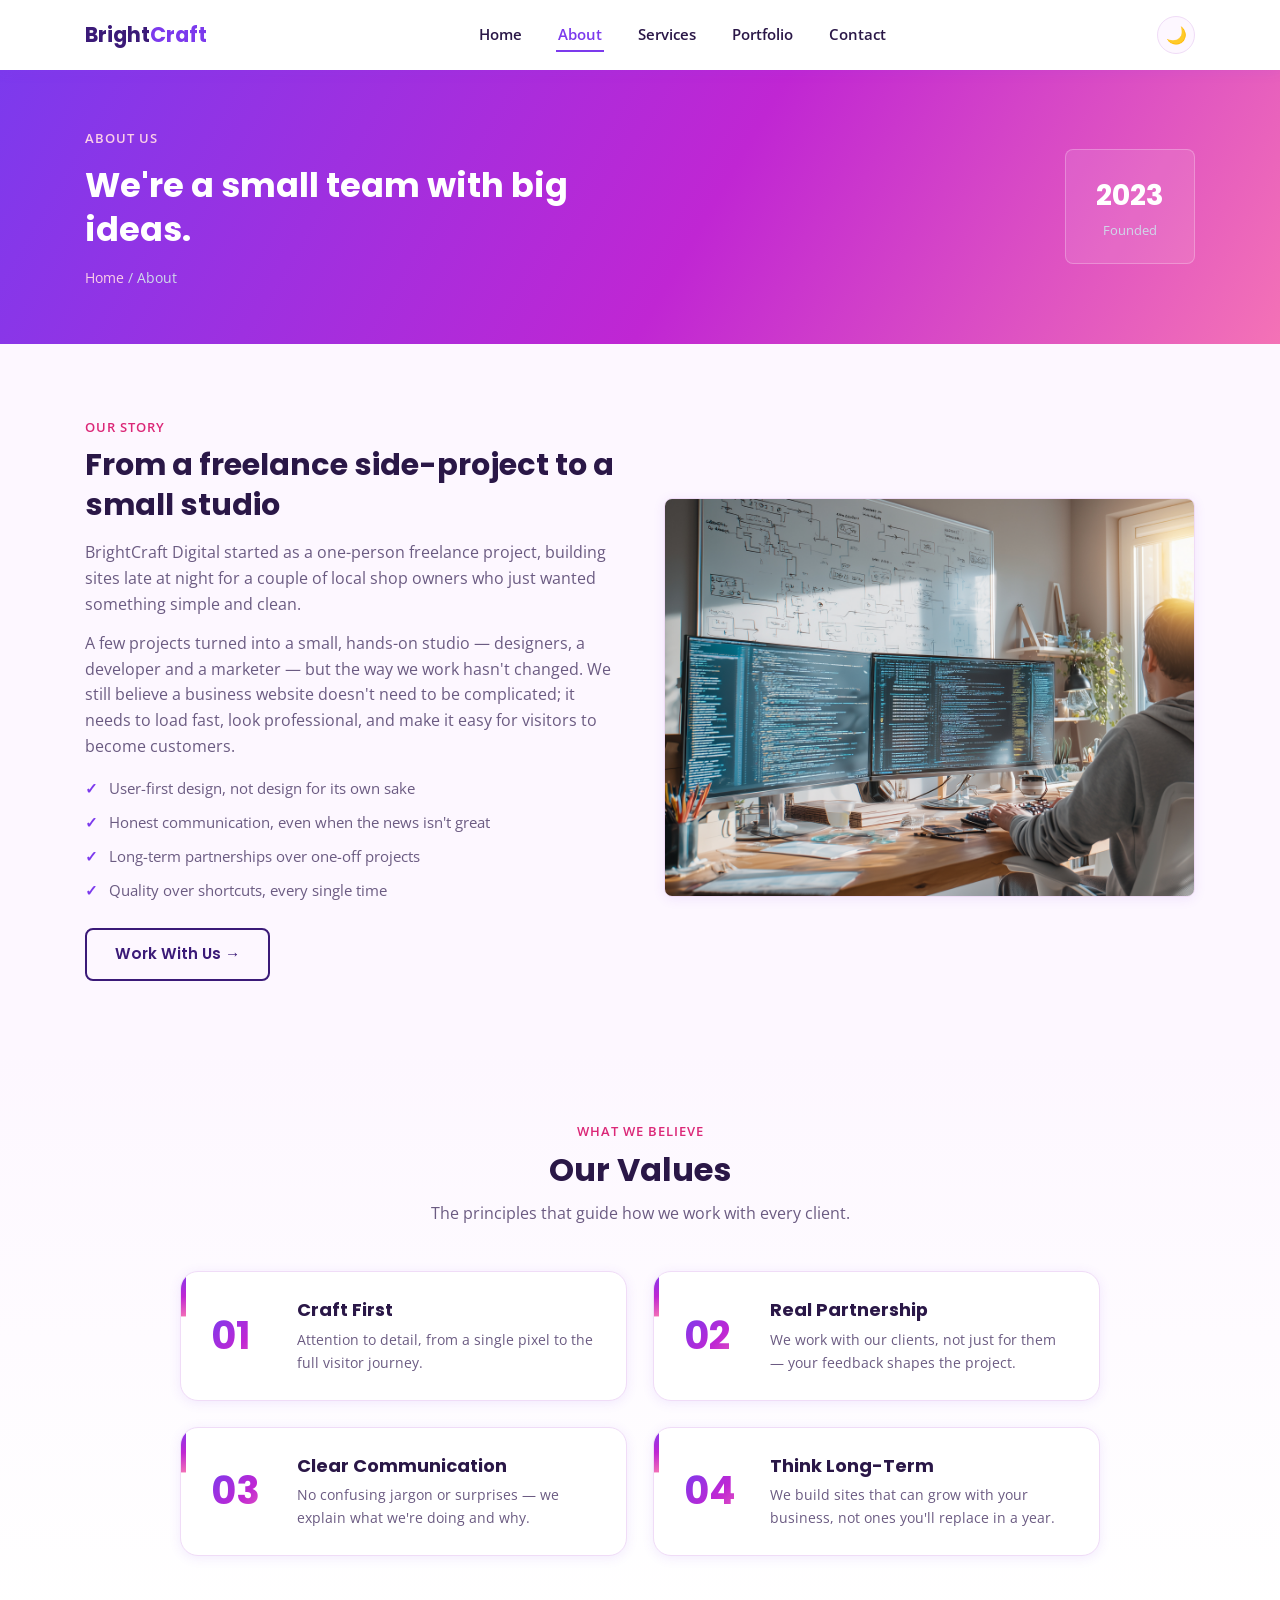
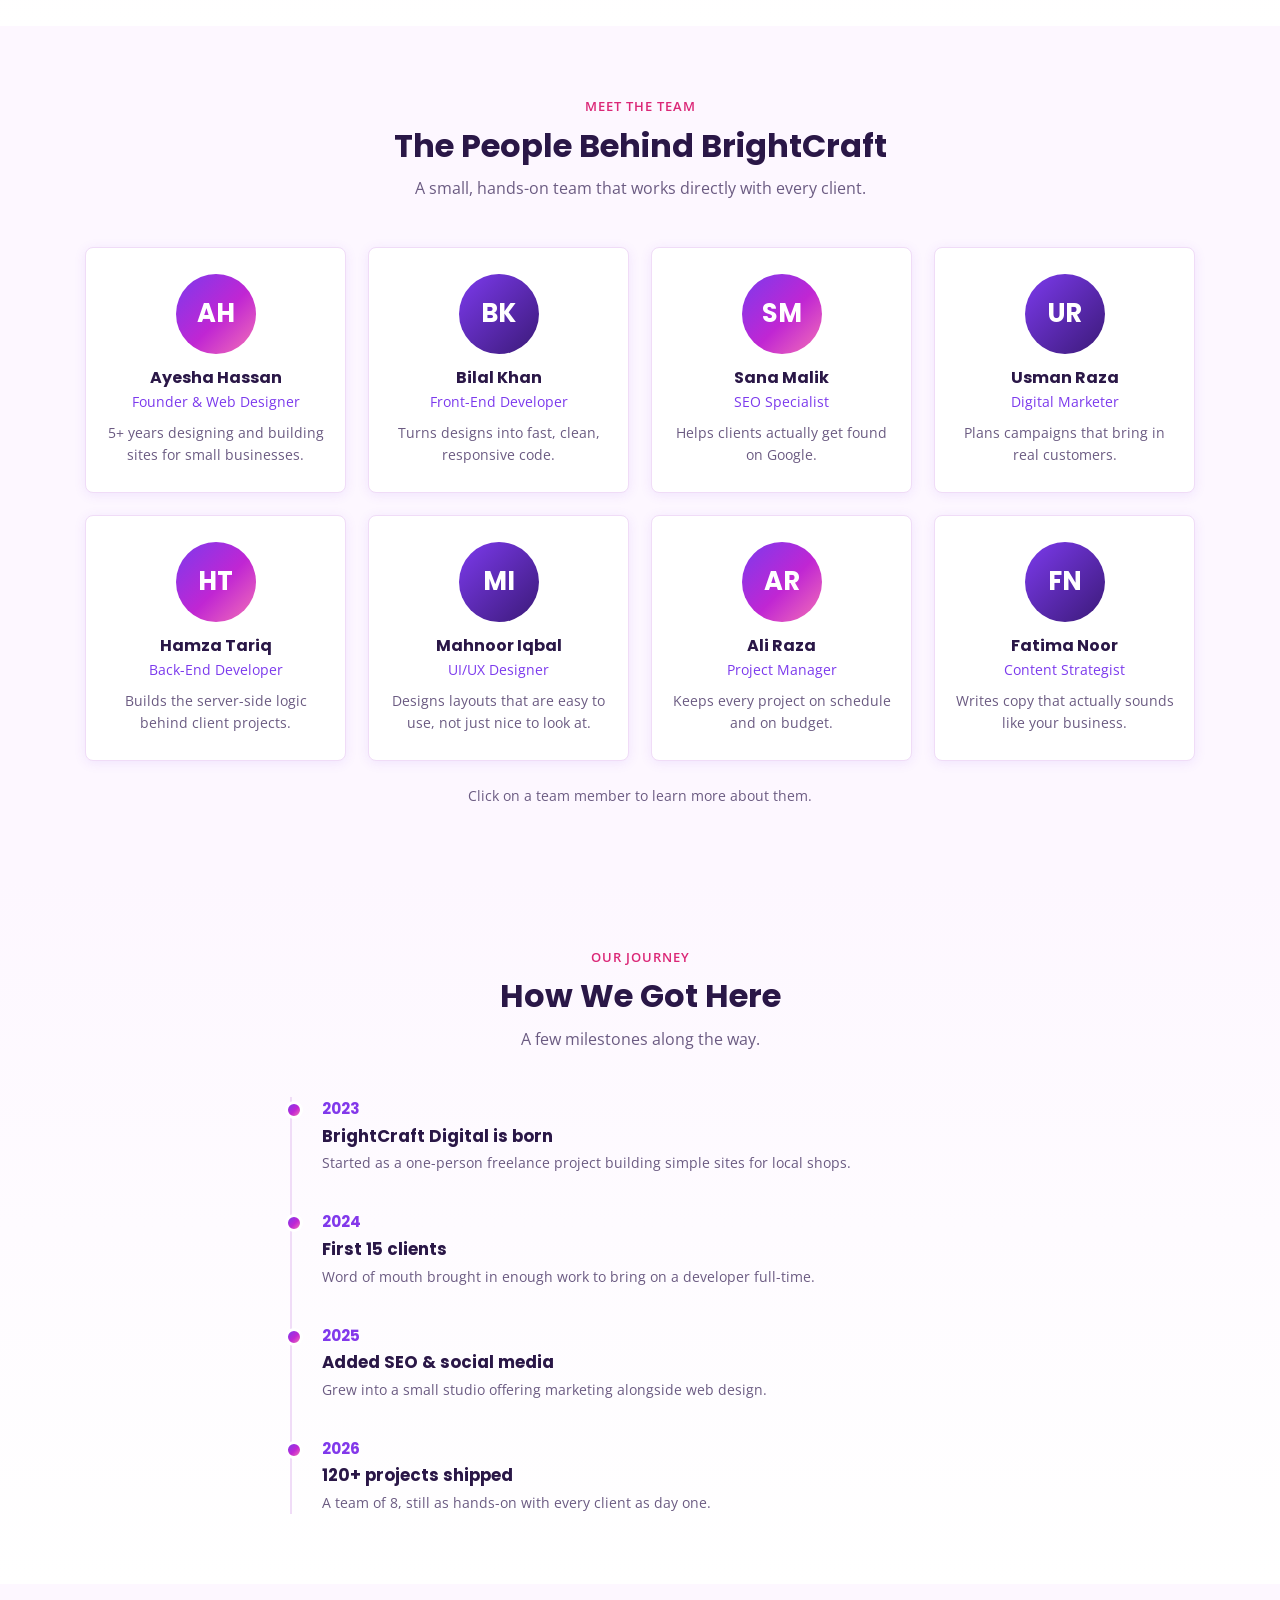
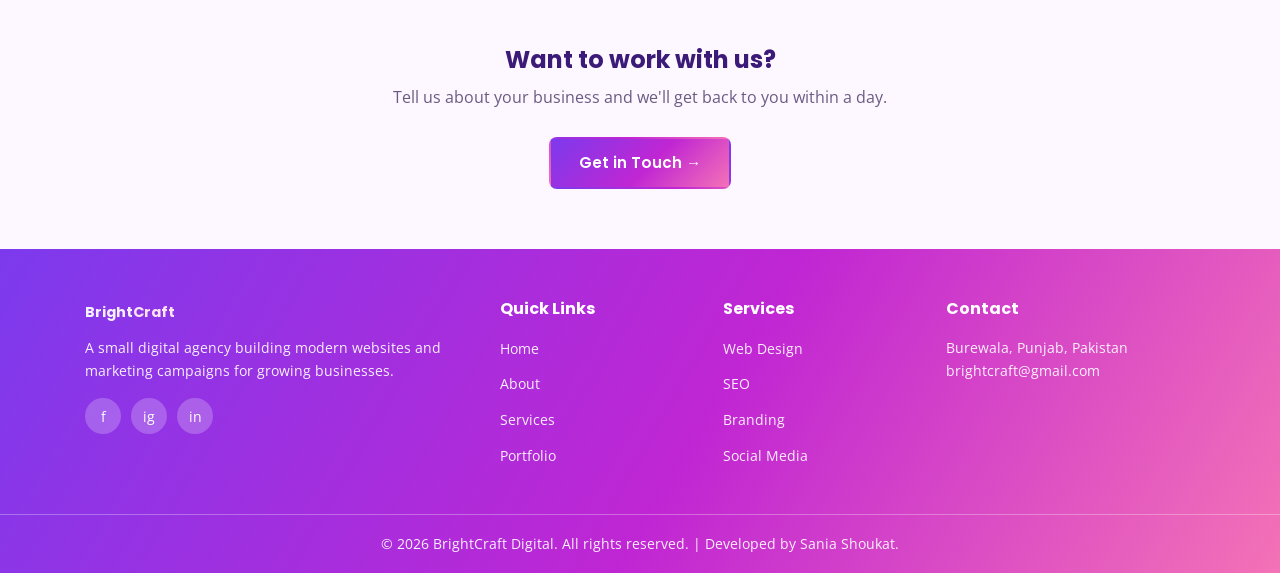
<file: about.html>
<!DOCTYPE html>
<html lang="en">
<head>
<meta charset="UTF-8">
<meta name="viewport" content="width=device-width, initial-scale=1.0">
<title>About Us | BrightCraft Digital</title>
<meta name="description" content="Learn about BrightCraft Digital, our mission, values and the team behind the agency.">
<link rel="stylesheet" href="css/style.css">
</head>
<body>

<header class="site-header">
  <nav class="navbar">
    <a href="index.html" class="logo">Bright<span>Craft</span></a>

    <ul class="nav-links" id="nav-links">
      <li><a href="index.html">Home</a></li>
      <li><a href="about.html" class="active">About</a></li>
      <li><a href="services.html">Services</a></li>
      <li><a href="portfolio.html">Portfolio</a></li>
      <li><a href="contact.html">Contact</a></li>
    </ul>

    <div class="nav-actions">
      <button class="theme-toggle" id="theme-toggle" title="Toggle dark mode" aria-label="Toggle dark mode">🌙</button>
      <button class="nav-toggle" id="nav-toggle" aria-label="Toggle menu" aria-expanded="false" aria-controls="nav-links">
        <span></span><span></span><span></span>
      </button>
    </div>
  </nav>
</header>

<!-- About Hero -->
<section class="page-header about-hero-header">
  <div class="container about-hero-grid">
    <div class="about-hero-text">
      <span class="tag" style="color:#FBCFE8;">About Us</span>
      <h1>We're a small team with big ideas.</h1>
      <p class="breadcrumb" style="margin-top:14px;"><a href="index.html">Home</a> / About</p>
    </div>
    <div class="about-hero-badge">
      <div class="badge-year">2023</div>
      <div class="badge-label">Founded</div>
    </div>
  </div>
</section>

<!-- Our Story -->
<section class="section">
  <div class="container about-grid">
    <div class="about-text">
      <span class="tag">Our Story</span>
      <h2>From a freelance side-project to a small studio</h2>
      <p>BrightCraft Digital started as a one-person freelance project, building sites late at night for a couple of local shop owners who just wanted something simple and clean.</p>
      <p>A few projects turned into a small, hands-on studio — designers, a developer and a marketer — but the way we work hasn't changed. We still believe a business website doesn't need to be complicated; it needs to load fast, look professional, and make it easy for visitors to become customers.</p>

      <ul class="bullet-list">
        <li>User-first design, not design for its own sake</li>
        <li>Honest communication, even when the news isn't great</li>
        <li>Long-term partnerships over one-off projects</li>
        <li>Quality over shortcuts, every single time</li>
      </ul>

      <a href="contact.html" class="btn btn-dark-outline">Work With Us →</a>
    </div>

    <div class="story-image">
      <img src="images/our-story.jpg" alt="Illustration of a BrightCraft team member working at a desk with a laptop" onerror="this.onerror=null;this.src='images/our-story.png';">
    </div>
  </div>
</section>

<!-- Our Values -->
<section class="section section-alt">
  <div class="container">
    <span class="tag" style="display:block; text-align:center;">What We Believe</span>
    <h2 class="section-title">Our Values</h2>
    <p class="section-subtitle">The principles that guide how we work with every client.</p>

    <div class="values-numbered">
      <div class="value-num-item">
        <div class="value-num">01</div>
        <div>
          <h3>Craft First</h3>
          <p>Attention to detail, from a single pixel to the full visitor journey.</p>
        </div>
      </div>
      <div class="value-num-item">
        <div class="value-num">02</div>
        <div>
          <h3>Real Partnership</h3>
          <p>We work with our clients, not just for them — your feedback shapes the project.</p>
        </div>
      </div>
      <div class="value-num-item">
        <div class="value-num">03</div>
        <div>
          <h3>Clear Communication</h3>
          <p>No confusing jargon or surprises — we explain what we're doing and why.</p>
        </div>
      </div>
      <div class="value-num-item">
        <div class="value-num">04</div>
        <div>
          <h3>Think Long-Term</h3>
          <p>We build sites that can grow with your business, not ones you'll replace in a year.</p>
        </div>
      </div>
    </div>
  </div>
</section>

<!-- Meet the Team -->
<section class="section">
  <div class="container">
    <span class="tag" style="display:block; text-align:center;">Meet The Team</span>
    <h2 class="section-title">The People Behind BrightCraft</h2>
    <p class="section-subtitle">A small, hands-on team that works directly with every client.</p>

    <div class="team-grid">
      <div class="team-card" data-member="ah">
        <div class="team-avatar tone-b">AH</div>
        <h4>Ayesha Hassan</h4>
        <div class="team-role">Founder &amp; Web Designer</div>
        <p class="team-bio">5+ years designing and building sites for small businesses.</p>
      </div>
      <div class="team-card" data-member="bk">
        <div class="team-avatar tone-a">BK</div>
        <h4>Bilal Khan</h4>
        <div class="team-role">Front-End Developer</div>
        <p class="team-bio">Turns designs into fast, clean, responsive code.</p>
      </div>
      <div class="team-card" data-member="sm">
        <div class="team-avatar tone-b">SM</div>
        <h4>Sana Malik</h4>
        <div class="team-role">SEO Specialist</div>
        <p class="team-bio">Helps clients actually get found on Google.</p>
      </div>
      <div class="team-card" data-member="ur">
        <div class="team-avatar tone-a">UR</div>
        <h4>Usman Raza</h4>
        <div class="team-role">Digital Marketer</div>
        <p class="team-bio">Plans campaigns that bring in real customers.</p>
      </div>
      <div class="team-card" data-member="ht">
        <div class="team-avatar tone-b">HT</div>
        <h4>Hamza Tariq</h4>
        <div class="team-role">Back-End Developer</div>
        <p class="team-bio">Builds the server-side logic behind client projects.</p>
      </div>
      <div class="team-card" data-member="mi">
        <div class="team-avatar tone-a">MI</div>
        <h4>Mahnoor Iqbal</h4>
        <div class="team-role">UI/UX Designer</div>
        <p class="team-bio">Designs layouts that are easy to use, not just nice to look at.</p>
      </div>
      <div class="team-card" data-member="ar">
        <div class="team-avatar tone-b">AR</div>
        <h4>Ali Raza</h4>
        <div class="team-role">Project Manager</div>
        <p class="team-bio">Keeps every project on schedule and on budget.</p>
      </div>
      <div class="team-card" data-member="fn">
        <div class="team-avatar tone-a">FN</div>
        <h4>Fatima Noor</h4>
        <div class="team-role">Content Strategist</div>
        <p class="team-bio">Writes copy that actually sounds like your business.</p>
      </div>
    </div>
    <p class="team-hint">Click on a team member to learn more about them.</p>
  </div>
</section>

<!-- Team Member Modal -->
<div class="modal-overlay" id="team-modal">
  <div class="modal-box">
    <button class="modal-close" id="team-modal-close" aria-label="Close">&times;</button>
    <div class="team-avatar modal-team-avatar" id="team-modal-avatar"></div>
    <h3 id="team-modal-name"></h3>
    <div class="team-role" id="team-modal-role"></div>
    <p id="team-modal-bio"></p>
    <h4 class="modal-subhead">Focus Areas</h4>
    <ul class="modal-features" id="team-modal-skills"></ul>
    <div class="team-modal-meta" id="team-modal-joined"></div>
  </div>
</div>

<!-- Our Journey -->
<section class="section section-alt">
  <div class="container">
    <span class="tag" style="display:block; text-align:center;">Our Journey</span>
    <h2 class="section-title">How We Got Here</h2>
    <p class="section-subtitle">A few milestones along the way.</p>

    <div class="timeline">
      <div class="timeline-item">
        <div class="timeline-year">2023</div>
        <div class="timeline-content">
          <h4>BrightCraft Digital is born</h4>
          <p>Started as a one-person freelance project building simple sites for local shops.</p>
        </div>
      </div>
      <div class="timeline-item">
        <div class="timeline-year">2024</div>
        <div class="timeline-content">
          <h4>First 15 clients</h4>
          <p>Word of mouth brought in enough work to bring on a developer full-time.</p>
        </div>
      </div>
      <div class="timeline-item">
        <div class="timeline-year">2025</div>
        <div class="timeline-content">
          <h4>Added SEO &amp; social media</h4>
          <p>Grew into a small studio offering marketing alongside web design.</p>
        </div>
      </div>
      <div class="timeline-item">
        <div class="timeline-year">2026</div>
        <div class="timeline-content">
          <h4>120+ projects shipped</h4>
          <p>A team of 8, still as hands-on with every client as day one.</p>
        </div>
      </div>
    </div>
  </div>
</section>

<section class="cta-banner">
  <div class="container">
    <h2>Want to work with us?</h2>
    <p>Tell us about your business and we'll get back to you within a day.</p>
    <a href="contact.html" class="btn btn-primary">Get in Touch →</a>
  </div>
</section>

<footer class="site-footer">
  <div class="container footer-grid">
    <div class="footer-col">
      <a href="index.html" class="footer-logo">Bright<span>Craft</span></a>
      <p>A small digital agency building modern websites and marketing campaigns for growing businesses.</p>
      <div class="footer-social">
        <a href="https://www.facebook.com/" target="_blank" rel="noopener noreferrer" aria-label="Facebook">f</a>
        <a href="https://www.instagram.com/" target="_blank" rel="noopener noreferrer" aria-label="Instagram">ig</a>
        <a href="https://www.linkedin.com/" target="_blank" rel="noopener noreferrer" aria-label="LinkedIn">in</a>
      </div>
    </div>

    <div class="footer-col">
      <h4>Quick Links</h4>
      <ul>
        <li><a href="index.html">Home</a></li>
        <li><a href="about.html">About</a></li>
        <li><a href="services.html">Services</a></li>
        <li><a href="portfolio.html">Portfolio</a></li>
      </ul>
    </div>

    <div class="footer-col">
      <h4>Services</h4>
      <ul>
        <li><a href="services.html">Web Design</a></li>
        <li><a href="services.html">SEO</a></li>
        <li><a href="services.html">Branding</a></li>
        <li><a href="services.html">Social Media</a></li>
      </ul>
    </div>

    <div class="footer-col">
      <h4>Contact</h4>
      <p>Burewala, Punjab, Pakistan</p>
      <p>brightcraft@gmail.com</p>
    </div>
  </div>

  <div class="footer-bottom">
    &copy; 2026 BrightCraft Digital. All rights reserved. | Developed by Sania Shoukat.
  </div>
</footer>

<button class="scroll-top-btn" id="scroll-top" aria-label="Scroll to top">&#8593;</button>

<script src="js/script.js"></script>
</body>
</html>
</file>
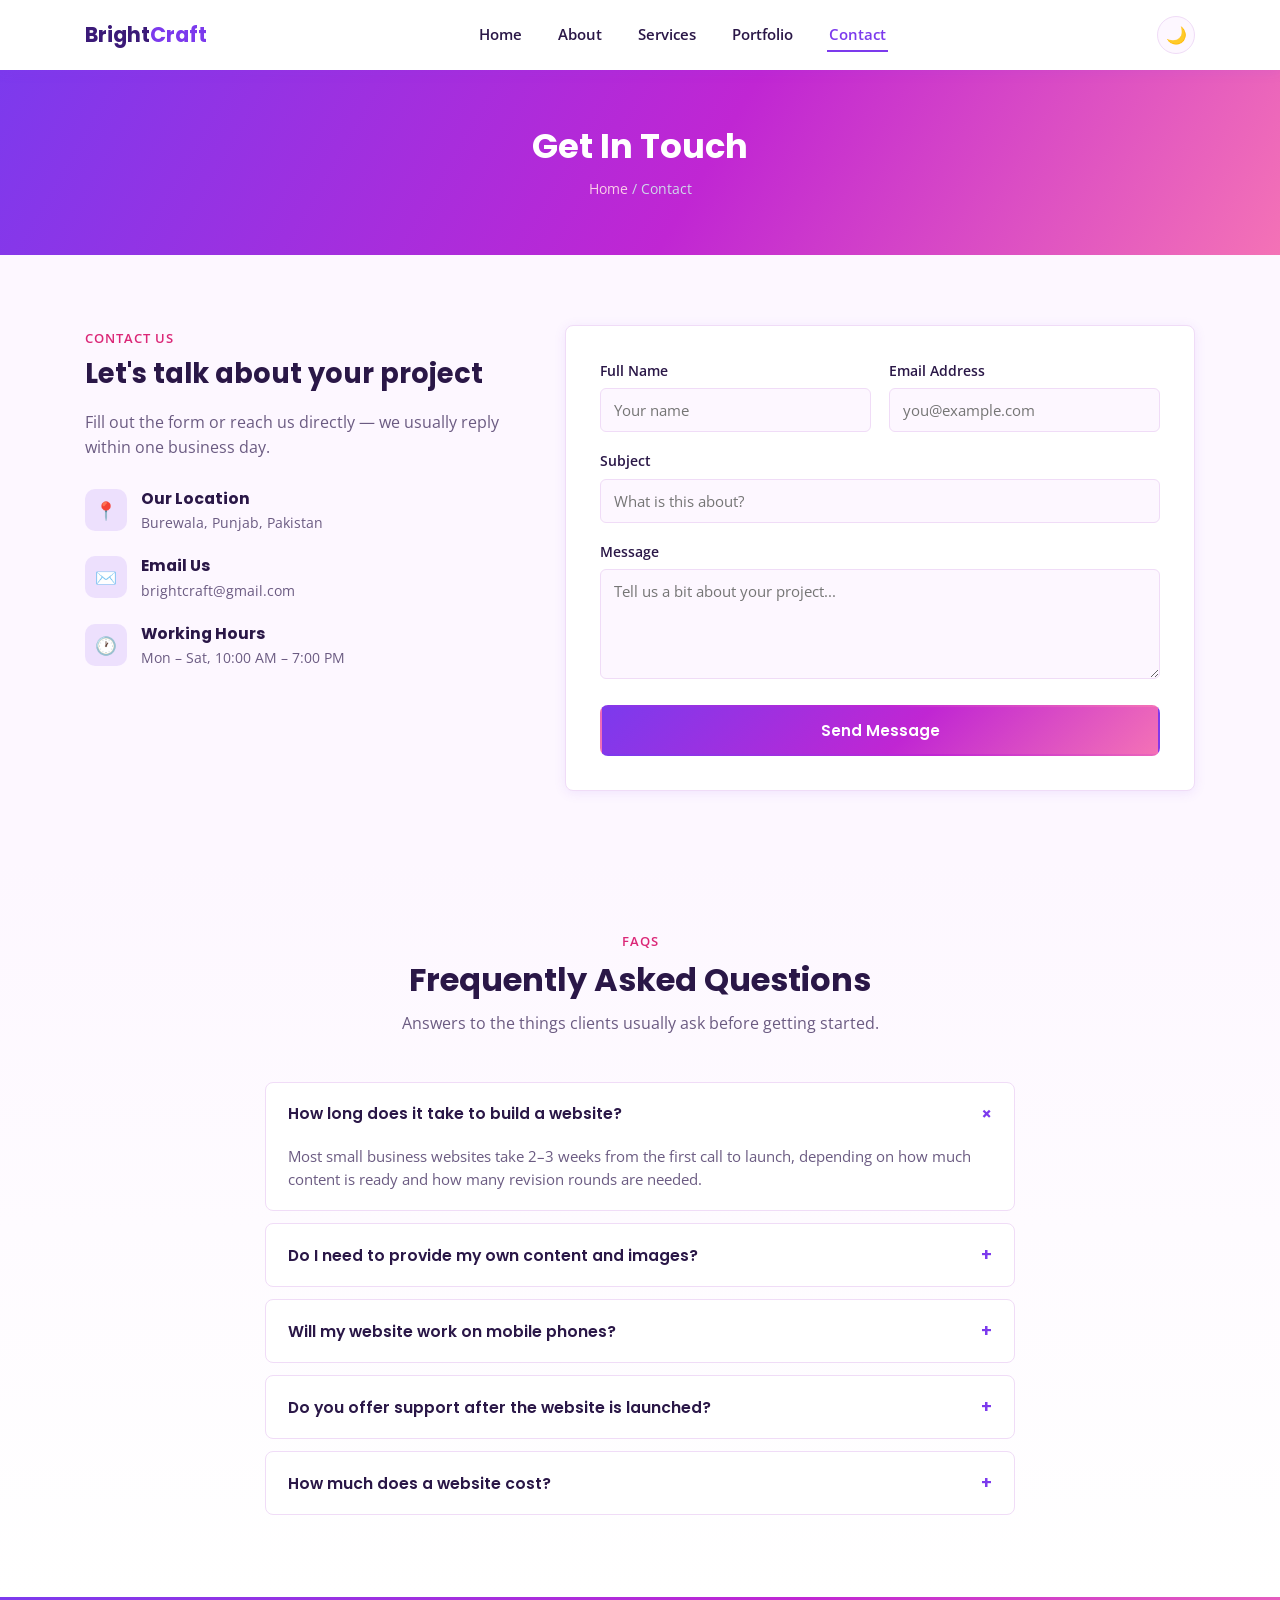
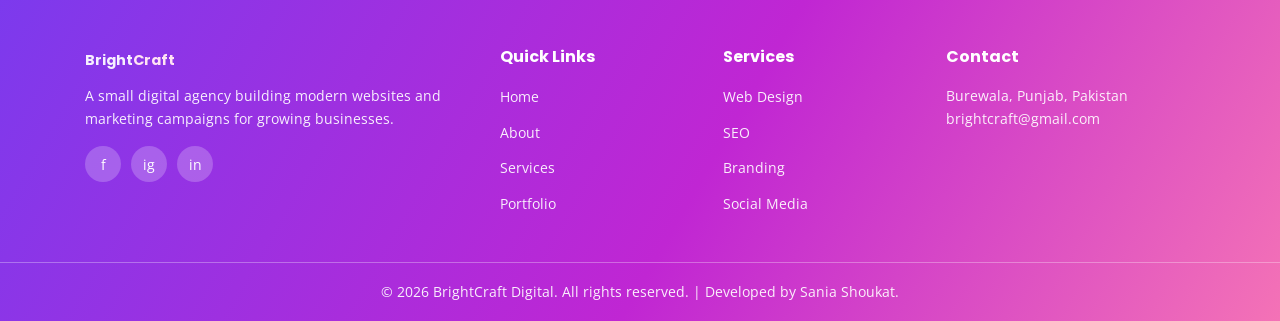
<file: contact.html>
<!DOCTYPE html>
<html lang="en">
<head>
<meta charset="UTF-8">
<meta name="viewport" content="width=device-width, initial-scale=1.0">
<title>Contact | BrightCraft Digital</title>
<meta name="description" content="Get in touch with BrightCraft Digital for a free quote on your next web project.">
<link rel="stylesheet" href="css/style.css">
</head>
<body>

<header class="site-header">
  <nav class="navbar">
    <a href="index.html" class="logo">Bright<span>Craft</span></a>

    <ul class="nav-links" id="nav-links">
      <li><a href="index.html">Home</a></li>
      <li><a href="about.html">About</a></li>
      <li><a href="services.html">Services</a></li>
      <li><a href="portfolio.html">Portfolio</a></li>
      <li><a href="contact.html" class="active">Contact</a></li>
    </ul>

    <div class="nav-actions">
      <button class="theme-toggle" id="theme-toggle" title="Toggle dark mode" aria-label="Toggle dark mode">🌙</button>
      <button class="nav-toggle" id="nav-toggle" aria-label="Toggle menu" aria-expanded="false" aria-controls="nav-links">
        <span></span><span></span><span></span>
      </button>
    </div>
  </nav>
</header>

<section class="page-header">
  <div class="container">
    <h1>Get In Touch</h1>
    <p class="breadcrumb"><a href="index.html">Home</a> / Contact</p>
  </div>
</section>

<section class="section">
  <div class="container contact-wrap">

    <div class="contact-info">
      <span class="tag">Contact Us</span>
      <h2 style="margin-bottom:18px; font-size:1.7rem;">Let's talk about your project</h2>
      <p style="color:var(--muted); margin-bottom:28px;">Fill out the form or reach us directly — we usually reply within one business day.</p>

      <div class="contact-info-item">
        <div class="contact-info-icon">📍</div>
        <div>
          <h4>Our Location</h4>
          <p>Burewala, Punjab, Pakistan</p>
        </div>
      </div>

      <div class="contact-info-item">
        <div class="contact-info-icon">✉️</div>
        <div>
          <h4>Email Us</h4>
          <p>brightcraft@gmail.com</p>
        </div>
      </div>

      <div class="contact-info-item">
        <div class="contact-info-icon">🕐</div>
        <div>
          <h4>Working Hours</h4>
          <p>Mon – Sat, 10:00 AM – 7:00 PM</p>
        </div>
      </div>
    </div>

    <div class="contact-form-box">
      <div class="form-success" id="form-success"></div>

      <form id="contact-form" novalidate>
        <div class="form-row">
          <div class="form-group" id="group-name">
            <label for="cf-name">Full Name</label>
            <input type="text" id="cf-name" name="name" placeholder="Your name">
            <span class="error-text">Please enter your name (at least 2 characters).</span>
          </div>

          <div class="form-group" id="group-email">
            <label for="cf-email">Email Address</label>
            <input type="email" id="cf-email" name="email" placeholder="you@example.com">
            <span class="error-text">Please enter a valid email address.</span>
          </div>
        </div>

        <div class="form-group" id="group-subject">
          <label for="cf-subject">Subject</label>
          <input type="text" id="cf-subject" name="subject" placeholder="What is this about?">
          <span class="error-text">Please enter a subject.</span>
        </div>

        <div class="form-group" id="group-message">
          <label for="cf-message">Message</label>
          <textarea id="cf-message" name="message" placeholder="Tell us a bit about your project..."></textarea>
          <span class="error-text">Message should be at least 10 characters.</span>
        </div>

        <button type="submit" class="btn btn-primary" style="width:100%;">Send Message</button>
      </form>
    </div>
  </div>
</section>

<!-- FAQ Accordion -->
<section class="section section-alt">
  <div class="container">
    <span class="tag" style="display:block; text-align:center;">FAQs</span>
    <h2 class="section-title">Frequently Asked Questions</h2>
    <p class="section-subtitle">Answers to the things clients usually ask before getting started.</p>

    <div class="faq-list">
      <div class="faq-item open">
        <button class="faq-question" aria-expanded="true">
          How long does it take to build a website?
          <span class="faq-icon">+</span>
        </button>
        <div class="faq-answer">
          <p>Most small business websites take 2–3 weeks from the first call to launch, depending on how much content is ready and how many revision rounds are needed.</p>
        </div>
      </div>

      <div class="faq-item">
        <button class="faq-question" aria-expanded="false">
          Do I need to provide my own content and images?
          <span class="faq-icon">+</span>
        </button>
        <div class="faq-answer">
          <p>It helps if you do, but it's not required. We can write basic copy and source placeholder images, then swap them out once you have your own.</p>
        </div>
      </div>

      <div class="faq-item">
        <button class="faq-question" aria-expanded="false">
          Will my website work on mobile phones?
          <span class="faq-icon">+</span>
        </button>
        <div class="faq-answer">
          <p>Yes — every site we build is fully responsive and tested on desktop, tablet and mobile screens before launch.</p>
        </div>
      </div>

      <div class="faq-item">
        <button class="faq-question" aria-expanded="false">
          Do you offer support after the website is launched?
          <span class="faq-icon">+</span>
        </button>
        <div class="faq-answer">
          <p>Yes, we offer monthly maintenance packages that cover updates, backups and small content changes.</p>
        </div>
      </div>

      <div class="faq-item">
        <button class="faq-question" aria-expanded="false">
          How much does a website cost?
          <span class="faq-icon">+</span>
        </button>
        <div class="faq-answer">
          <p>Pricing depends on the number of pages and features you need. Basic sites start around Rs. 25,000 — see our Services page for a full breakdown.</p>
        </div>
      </div>
    </div>
  </div>
</section>

<footer class="site-footer">
  <div class="container footer-grid">
    <div class="footer-col">
      <a href="index.html" class="footer-logo">Bright<span>Craft</span></a>
      <p>A small digital agency building modern websites and marketing campaigns for growing businesses.</p>
      <div class="footer-social">
        <a href="https://www.facebook.com/" target="_blank" rel="noopener noreferrer" aria-label="Facebook">f</a>
        <a href="https://www.instagram.com/" target="_blank" rel="noopener noreferrer" aria-label="Instagram">ig</a>
        <a href="https://www.linkedin.com/" target="_blank" rel="noopener noreferrer" aria-label="LinkedIn">in</a>
      </div>
    </div>

    <div class="footer-col">
      <h4>Quick Links</h4>
      <ul>
        <li><a href="index.html">Home</a></li>
        <li><a href="about.html">About</a></li>
        <li><a href="services.html">Services</a></li>
        <li><a href="portfolio.html">Portfolio</a></li>
      </ul>
    </div>

    <div class="footer-col">
      <h4>Services</h4>
      <ul>
        <li><a href="services.html">Web Design</a></li>
        <li><a href="services.html">SEO</a></li>
        <li><a href="services.html">Branding</a></li>
        <li><a href="services.html">Social Media</a></li>
      </ul>
    </div>

    <div class="footer-col">
      <h4>Contact</h4>
      <p>Burewala, Punjab, Pakistan</p>
      <p>brightcraft@gmail.com</p>
    </div>
  </div>

  <div class="footer-bottom">
    &copy; 2026 BrightCraft Digital. All rights reserved. | Developed by Sania Shoukat.
  </div>
</footer>

<button class="scroll-top-btn" id="scroll-top" aria-label="Scroll to top">&#8593;</button>

<script src="js/script.js"></script>
</body>
</html>
</file>
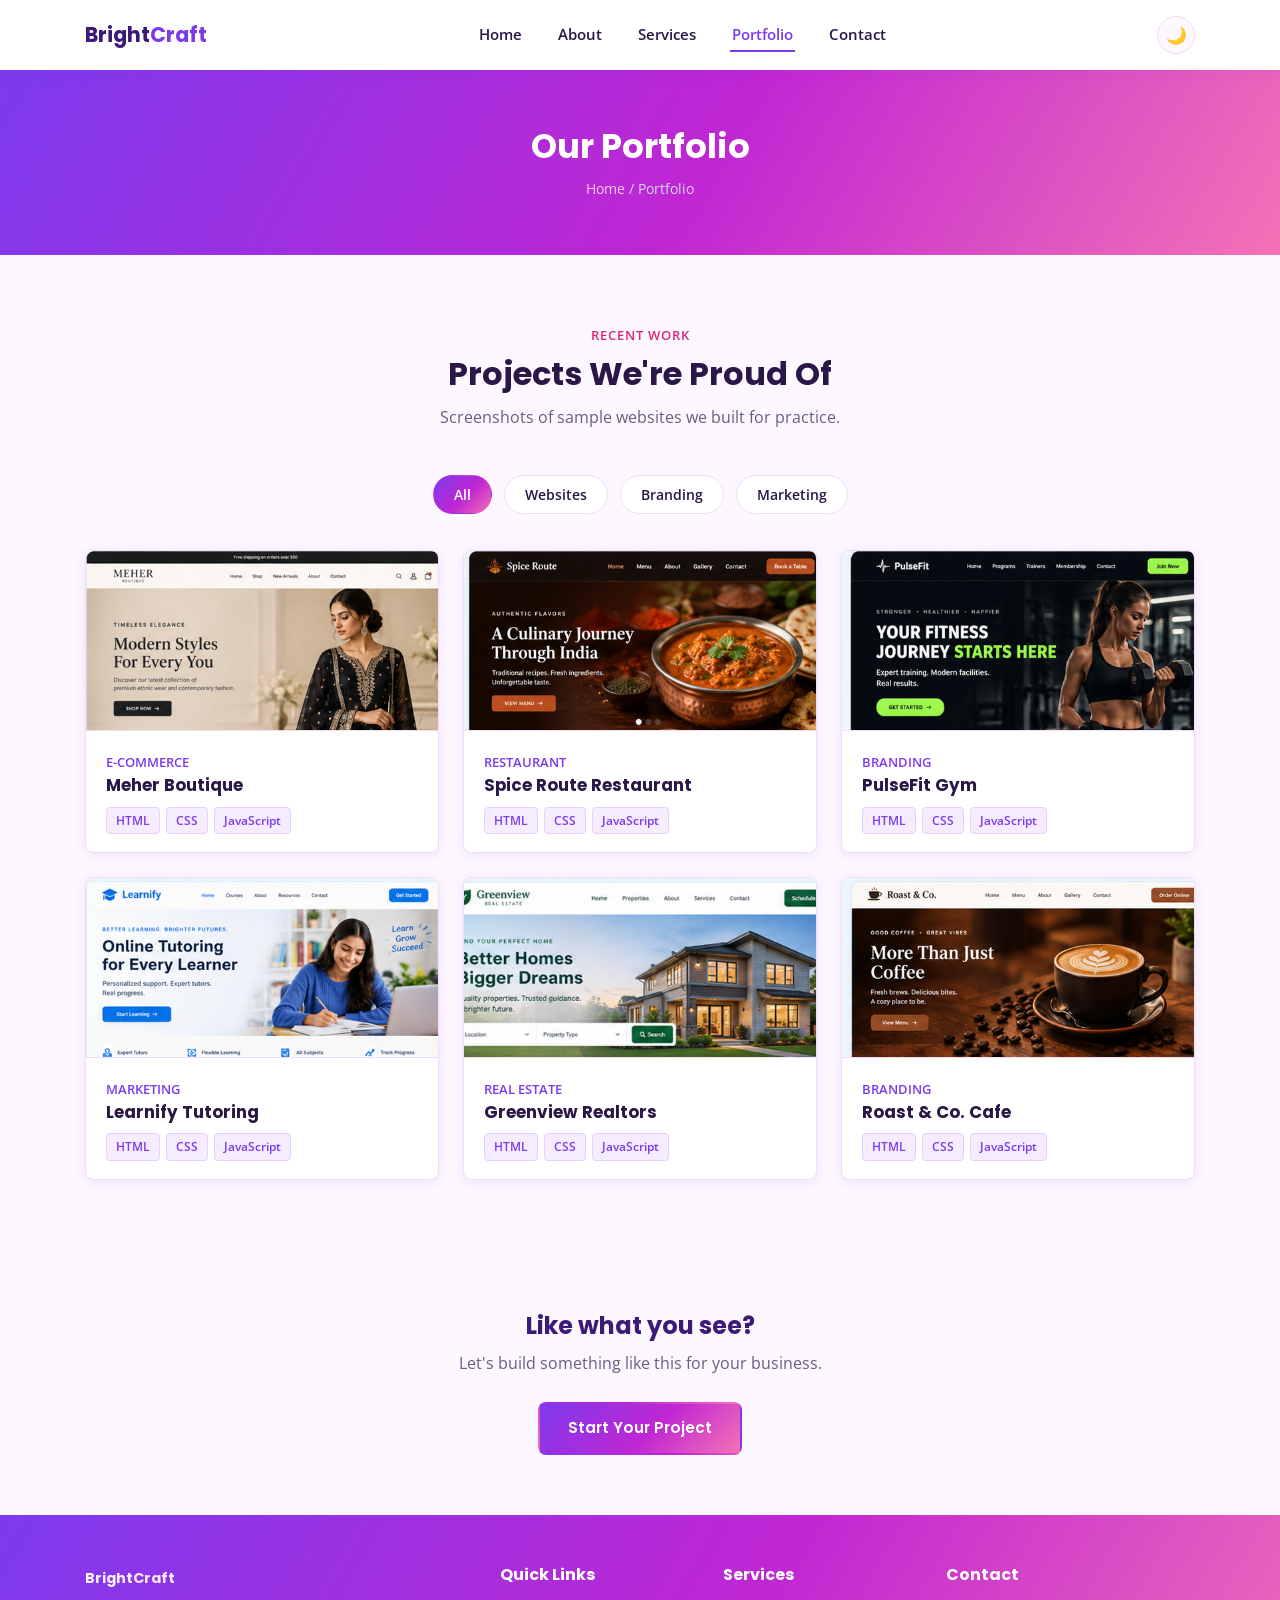
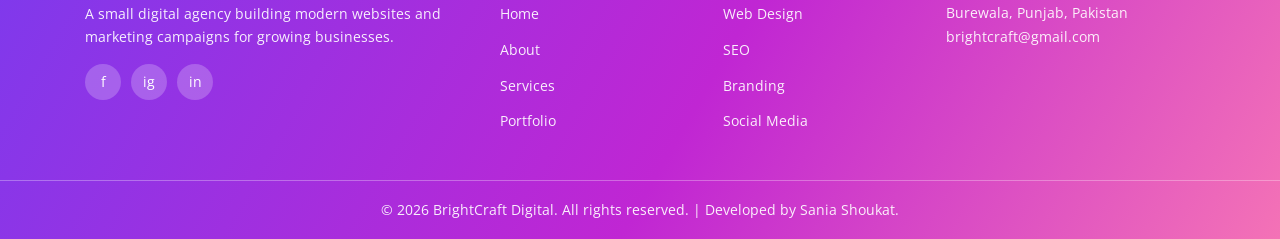
<file: portfolio.html>
<!DOCTYPE html>
<html lang="en">
<head>
<meta charset="UTF-8">
<meta name="viewport" content="width=device-width, initial-scale=1.0">
<title>Portfolio | BrightCraft Digital</title>
<meta name="description" content="A selection of websites and digital campaigns built by BrightCraft Digital.">
<link rel="stylesheet" href="css/style.css">
</head>
<body>

<header class="site-header">
  <nav class="navbar">
    <a href="index.html" class="logo">Bright<span>Craft</span></a>

    <ul class="nav-links" id="nav-links">
      <li><a href="index.html">Home</a></li>
      <li><a href="about.html">About</a></li>
      <li><a href="services.html">Services</a></li>
      <li><a href="portfolio.html" class="active">Portfolio</a></li>
      <li><a href="contact.html">Contact</a></li>
    </ul>

    <div class="nav-actions">
      <button class="theme-toggle" id="theme-toggle" title="Toggle dark mode" aria-label="Toggle dark mode">🌙</button>
      <button class="nav-toggle" id="nav-toggle" aria-label="Toggle menu" aria-expanded="false" aria-controls="nav-links">
        <span></span><span></span><span></span>
      </button>
    </div>
  </nav>
</header>

<section class="page-header">
  <div class="container">
    <h1>Our Portfolio</h1>
    <p class="breadcrumb"><a href="index.html">Home</a> / Portfolio</p>
  </div>
</section>

<section class="section">
  <div class="container">
    <span class="tag" style="display:block; text-align:center;">Recent Work</span>
    <h2 class="section-title">Projects We're Proud Of</h2>
    <p class="section-subtitle">Screenshots of sample websites we built for practice.</p>

    <div class="filter-bar">
      <button class="filter-btn active" data-filter="all">All</button>
      <button class="filter-btn" data-filter="web">Websites</button>
      <button class="filter-btn" data-filter="branding">Branding</button>
      <button class="filter-btn" data-filter="marketing">Marketing</button>
    </div>

    <div class="portfolio-grid">
      <div class="portfolio-card" data-category="web">
        <img class="portfolio-img" src="images/meher-boutique.png" alt="Meher Boutique website preview" loading="lazy">
        <div class="portfolio-info">
          <span class="portfolio-cat">E-commerce</span>
          <h3>Meher Boutique</h3>
          <div class="tech-tags"><span class="tech">HTML</span><span class="tech">CSS</span><span class="tech">JavaScript</span></div>
        </div>
      </div>
      <div class="portfolio-card" data-category="web">
        <img class="portfolio-img" src="images/spice-route.png" alt="Spice Route Restaurant website preview" loading="lazy">
        <div class="portfolio-info">
          <span class="portfolio-cat">Restaurant</span>
          <h3>Spice Route Restaurant</h3>
          <div class="tech-tags"><span class="tech">HTML</span><span class="tech">CSS</span><span class="tech">JavaScript</span></div>
        </div>
      </div>
      <div class="portfolio-card" data-category="branding">
        <img class="portfolio-img" src="images/pulsefit-gym.png" alt="PulseFit Gym website preview" loading="lazy">
        <div class="portfolio-info">
          <span class="portfolio-cat">Branding</span>
          <h3>PulseFit Gym</h3>
          <div class="tech-tags"><span class="tech">HTML</span><span class="tech">CSS</span><span class="tech">JavaScript</span></div>
        </div>
      </div>
      <div class="portfolio-card" data-category="marketing">
        <img class="portfolio-img" src="images/learnify-tutoring.png" alt="Learnify Tutoring website preview" loading="lazy">
        <div class="portfolio-info">
          <span class="portfolio-cat">Marketing</span>
          <h3>Learnify Tutoring</h3>
          <div class="tech-tags"><span class="tech">HTML</span><span class="tech">CSS</span><span class="tech">JavaScript</span></div>
        </div>
      </div>
      <div class="portfolio-card" data-category="web">
        <img class="portfolio-img" src="images/greenview-realtors.png" alt="Greenview Realtors website preview" loading="lazy">
        <div class="portfolio-info">
          <span class="portfolio-cat">Real estate</span>
          <h3>Greenview Realtors</h3>
          <div class="tech-tags"><span class="tech">HTML</span><span class="tech">CSS</span><span class="tech">JavaScript</span></div>
        </div>
      </div>
      <div class="portfolio-card" data-category="branding">
        <img class="portfolio-img" src="images/roast-and-co.png" alt="Roast & Co. Cafe website preview" loading="lazy">
        <div class="portfolio-info">
          <span class="portfolio-cat">Branding</span>
          <h3>Roast & Co. Cafe</h3>
          <div class="tech-tags"><span class="tech">HTML</span><span class="tech">CSS</span><span class="tech">JavaScript</span></div>
        </div>
      </div>
    </div>
  </div>
</section>

<section class="cta-banner">
  <div class="container">
    <h2>Like what you see?</h2>
    <p>Let's build something like this for your business.</p>
    <a href="contact.html" class="btn btn-primary">Start Your Project</a>
  </div>
</section>

<footer class="site-footer">
  <div class="container footer-grid">
    <div class="footer-col">
      <a href="index.html" class="footer-logo">Bright<span>Craft</span></a>
      <p>A small digital agency building modern websites and marketing campaigns for growing businesses.</p>
      <div class="footer-social">
        <a href="https://www.facebook.com/" target="_blank" rel="noopener noreferrer" aria-label="Facebook">f</a>
        <a href="https://www.instagram.com/" target="_blank" rel="noopener noreferrer" aria-label="Instagram">ig</a>
        <a href="https://www.linkedin.com/" target="_blank" rel="noopener noreferrer" aria-label="LinkedIn">in</a>
      </div>
    </div>

    <div class="footer-col">
      <h4>Quick Links</h4>
      <ul>
        <li><a href="index.html">Home</a></li>
        <li><a href="about.html">About</a></li>
        <li><a href="services.html">Services</a></li>
        <li><a href="portfolio.html">Portfolio</a></li>
      </ul>
    </div>

    <div class="footer-col">
      <h4>Services</h4>
      <ul>
        <li><a href="services.html">Web Design</a></li>
        <li><a href="services.html">SEO</a></li>
        <li><a href="services.html">Branding</a></li>
        <li><a href="services.html">Social Media</a></li>
      </ul>
    </div>

    <div class="footer-col">
      <h4>Contact</h4>
      <p>Burewala, Punjab, Pakistan</p>
      <p>brightcraft@gmail.com</p>
    </div>
  </div>

  <div class="footer-bottom">
    &copy; 2026 BrightCraft Digital. All rights reserved. | Developed by Sania Shoukat.
  </div>
</footer>

<button class="scroll-top-btn" id="scroll-top" aria-label="Scroll to top">&#8593;</button>

<script src="js/script.js"></script>
</body>
</html>
</file>
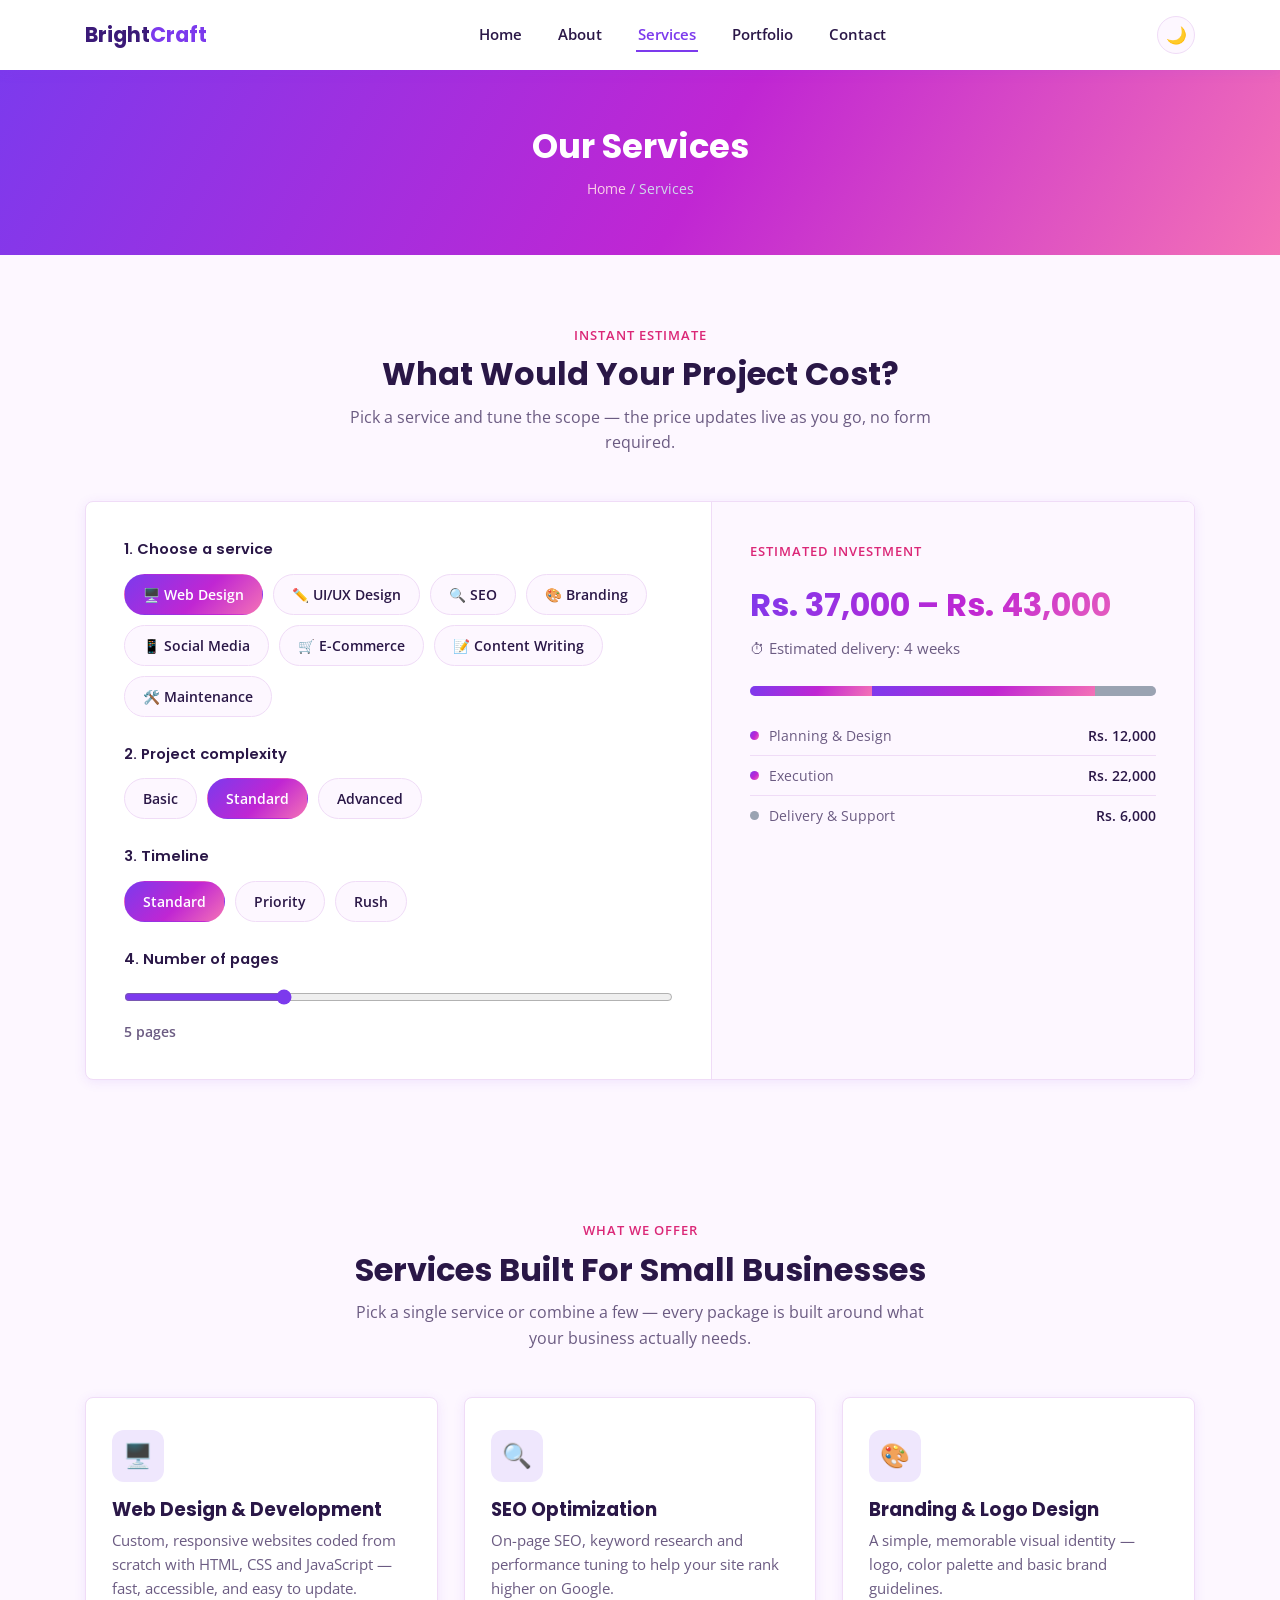
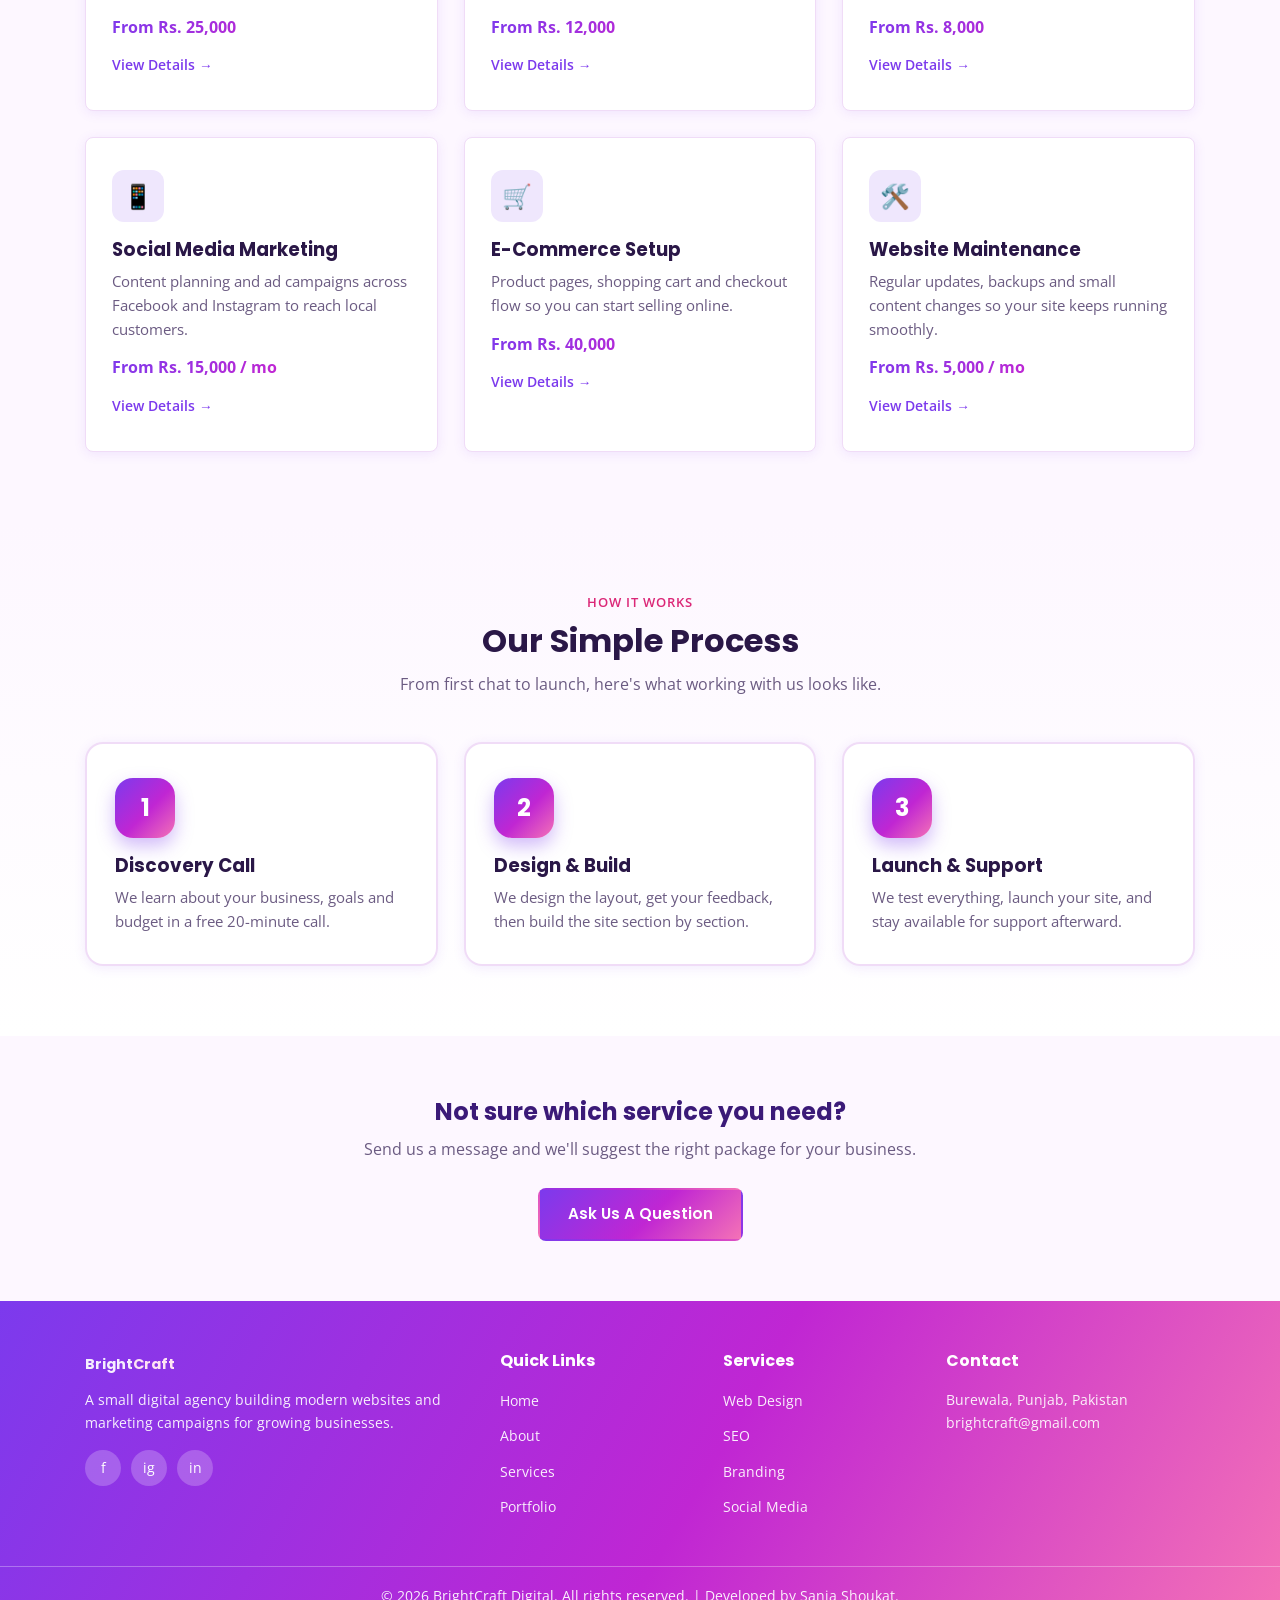
<file: services.html>
<!DOCTYPE html>
<html lang="en">
<head>
<meta charset="UTF-8">
<meta name="viewport" content="width=device-width, initial-scale=1.0">
<title>Services | BrightCraft Digital</title>
<meta name="description" content="Web design, SEO, branding and digital marketing services from BrightCraft Digital.">
<link rel="stylesheet" href="css/style.css">
</head>
<body>

<header class="site-header">
  <nav class="navbar">
    <a href="index.html" class="logo">Bright<span>Craft</span></a>

    <ul class="nav-links" id="nav-links">
      <li><a href="index.html">Home</a></li>
      <li><a href="about.html">About</a></li>
      <li><a href="services.html" class="active">Services</a></li>
      <li><a href="portfolio.html">Portfolio</a></li>
      <li><a href="contact.html">Contact</a></li>
    </ul>

    <div class="nav-actions">
      <button class="theme-toggle" id="theme-toggle" title="Toggle dark mode" aria-label="Toggle dark mode">🌙</button>
      <button class="nav-toggle" id="nav-toggle" aria-label="Toggle menu" aria-expanded="false" aria-controls="nav-links">
        <span></span><span></span><span></span>
      </button>
    </div>
  </nav>
</header>

<section class="page-header">
  <div class="container">
    <h1>Our Services</h1>
    <p class="breadcrumb"><a href="index.html">Home</a> / Services</p>
  </div>
</section>

<!-- Instant Project Estimate Calculator -->
<section class="section">
  <div class="container">
    <span class="tag" style="display:block; text-align:center;">Instant Estimate</span>
    <h2 class="section-title">What Would Your Project Cost?</h2>
    <p class="section-subtitle">Pick a service and tune the scope — the price updates live as you go, no form required.</p>

    <div class="estimator-card">
      <div class="estimator-left">

        <div class="option-group">
          <label class="option-label">1. Choose a service</label>
          <div class="pill-row" id="service-pills">
            <button type="button" class="pill-btn active" data-service="web">🖥️ Web Design</button>
            <button type="button" class="pill-btn" data-service="branding">🎨 Branding</button>
            <button type="button" class="pill-btn" data-service="marketing">📱 Social &amp; SEO</button>
          </div>
        </div>

        <div class="option-group">
          <label class="option-label">2. Project complexity</label>
          <div class="pill-row" id="complexity-pills">
            <button type="button" class="pill-btn" data-complexity="basic">Basic</button>
            <button type="button" class="pill-btn active" data-complexity="standard">Standard</button>
            <button type="button" class="pill-btn" data-complexity="advanced">Advanced</button>
          </div>
        </div>

        <div class="option-group">
          <label class="option-label">3. Timeline</label>
          <div class="pill-row" id="timeline-pills">
            <button type="button" class="pill-btn active" data-timeline="standard">Standard</button>
            <button type="button" class="pill-btn" data-timeline="priority">Priority</button>
            <button type="button" class="pill-btn" data-timeline="rush">Rush</button>
          </div>
        </div>

        <div class="option-group">
          <label class="option-label">4. <span id="unit-label">Number of pages</span></label>
          <input type="range" id="unit-slider" class="range-slider" min="3" max="10" value="5" step="1">
          <div class="range-value" id="unit-value">5 pages</div>
        </div>
      </div>

      <div class="estimator-right">
        <span class="tag">Estimated Investment</span>
        <div class="estimate-price" id="estimate-price">Rs. 0 – Rs. 0</div>
        <div class="estimate-delivery" id="estimate-delivery">⏱ Estimated delivery: —</div>

        <div class="estimate-bar" id="estimate-bar">
          <span class="bar-seg bar-seg-a" id="bar-seg-a"></span>
          <span class="bar-seg bar-seg-b" id="bar-seg-b"></span>
          <span class="bar-seg bar-seg-c" id="bar-seg-c"></span>
        </div>

        <ul class="estimate-breakdown">
          <li><span class="dot dot-a"></span>Planning &amp; Design <span id="amt-a">Rs. 0</span></li>
          <li><span class="dot dot-b"></span>Execution <span id="amt-b">Rs. 0</span></li>
          <li><span class="dot dot-c"></span>Delivery &amp; Support <span id="amt-c">Rs. 0</span></li>
        </ul>
      </div>
    </div>
  </div>
</section>

<section class="section">
  <div class="container">
    <span class="tag" style="display:block; text-align:center;">What We Offer</span>
    <h2 class="section-title">Services Built For Small Businesses</h2>
    <p class="section-subtitle">Pick a single service or combine a few — every package is built around what your business actually needs.</p>

    <div class="card-grid">
      <div class="service-card" data-service="web">
        <div class="service-icon">🖥️</div>
        <h3>Web Design &amp; Development</h3>
        <p>Custom, responsive websites coded from scratch with HTML, CSS and JavaScript — fast, accessible, and easy to update.</p>
        <div class="service-price">From Rs. 25,000</div>
        <span class="service-link">View Details →</span>
      </div>

      <div class="service-card" data-service="seo">
        <div class="service-icon">🔍</div>
        <h3>SEO Optimization</h3>
        <p>On-page SEO, keyword research and performance tuning to help your site rank higher on Google.</p>
        <div class="service-price">From Rs. 12,000</div>
        <span class="service-link">View Details →</span>
      </div>

      <div class="service-card" data-service="branding">
        <div class="service-icon">🎨</div>
        <h3>Branding &amp; Logo Design</h3>
        <p>A simple, memorable visual identity — logo, color palette and basic brand guidelines.</p>
        <div class="service-price">From Rs. 8,000</div>
        <span class="service-link">View Details →</span>
      </div>

      <div class="service-card" data-service="social">
        <div class="service-icon">📱</div>
        <h3>Social Media Marketing</h3>
        <p>Content planning and ad campaigns across Facebook and Instagram to reach local customers.</p>
        <div class="service-price">From Rs. 15,000 / mo</div>
        <span class="service-link">View Details →</span>
      </div>

      <div class="service-card" data-service="ecommerce">
        <div class="service-icon">🛒</div>
        <h3>E-Commerce Setup</h3>
        <p>Product pages, shopping cart and checkout flow so you can start selling online.</p>
        <div class="service-price">From Rs. 40,000</div>
        <span class="service-link">View Details →</span>
      </div>

      <div class="service-card" data-service="maintenance">
        <div class="service-icon">🛠️</div>
        <h3>Website Maintenance</h3>
        <p>Regular updates, backups and small content changes so your site keeps running smoothly.</p>
        <div class="service-price">From Rs. 5,000 / mo</div>
        <span class="service-link">View Details →</span>
      </div>
    </div>
  </div>
</section>

<!-- Service Details Modal -->
<div class="modal-overlay" id="service-modal">
  <div class="modal-box">
    <button class="modal-close" id="modal-close" aria-label="Close details">&times;</button>
    <div class="modal-icon" id="modal-icon"></div>
    <h3 id="modal-title"></h3>
    <p id="modal-desc"></p>
    <h4 class="modal-subhead">What's Included</h4>
    <ul class="modal-features" id="modal-features"></ul>
    <div class="service-price" id="modal-price"></div>
    <a href="contact.html" class="btn btn-primary modal-cta">Get This Service</a>
  </div>
</div>

<section class="section section-alt">
  <div class="container">
    <span class="tag" style="display:block; text-align:center;">How It Works</span>
    <h2 class="section-title">Our Simple Process</h2>
    <p class="section-subtitle">From first chat to launch, here's what working with us looks like.</p>

    <div class="card-grid">
      <div class="service-card">
        <div class="service-icon">1</div>
        <h3>Discovery Call</h3>
        <p>We learn about your business, goals and budget in a free 20-minute call.</p>
      </div>
      <div class="service-card">
        <div class="service-icon">2</div>
        <h3>Design &amp; Build</h3>
        <p>We design the layout, get your feedback, then build the site section by section.</p>
      </div>
      <div class="service-card">
        <div class="service-icon">3</div>
        <h3>Launch &amp; Support</h3>
        <p>We test everything, launch your site, and stay available for support afterward.</p>
      </div>
    </div>
  </div>
</section>

<section class="cta-banner">
  <div class="container">
    <h2>Not sure which service you need?</h2>
    <p>Send us a message and we'll suggest the right package for your business.</p>
    <a href="contact.html" class="btn btn-primary">Ask Us A Question</a>
  </div>
</section>

<footer class="site-footer">
  <div class="container footer-grid">
    <div class="footer-col">
      <a href="index.html" class="footer-logo">Bright<span>Craft</span></a>
      <p>A small digital agency building modern websites and marketing campaigns for growing businesses.</p>
      <div class="footer-social">
        <a href="https://www.facebook.com/" target="_blank" rel="noopener noreferrer" aria-label="Facebook">f</a>
        <a href="https://www.instagram.com/" target="_blank" rel="noopener noreferrer" aria-label="Instagram">ig</a>
        <a href="https://www.linkedin.com/" target="_blank" rel="noopener noreferrer" aria-label="LinkedIn">in</a>
      </div>
    </div>

    <div class="footer-col">
      <h4>Quick Links</h4>
      <ul>
        <li><a href="index.html">Home</a></li>
        <li><a href="about.html">About</a></li>
        <li><a href="services.html">Services</a></li>
        <li><a href="portfolio.html">Portfolio</a></li>
      </ul>
    </div>

    <div class="footer-col">
      <h4>Services</h4>
      <ul>
        <li><a href="services.html">Web Design</a></li>
        <li><a href="services.html">SEO</a></li>
        <li><a href="services.html">Branding</a></li>
        <li><a href="services.html">Social Media</a></li>
      </ul>
    </div>

    <div class="footer-col">
      <h4>Contact</h4>
      <p>Burewala, Punjab, Pakistan</p>
      <p>brightcraft@gmail.com</p>
    </div>
  </div>

  <div class="footer-bottom">
    &copy; 2026 BrightCraft Digital. All rights reserved. | Developed by Sania Shoukat.
  </div>
</footer>

<button class="scroll-top-btn" id="scroll-top" aria-label="Scroll to top">&#8593;</button>

<script src="js/script.js"></script>
</body>
</html>
</file>
<file: css/style.css>
@import url('https://fonts.googleapis.com/css2?family=Poppins:wght@400;500;600;700&family=Open+Sans:wght@400;600&display=swap');


:root {
  --primary: #3B1A78;
  --primary-light: #7C3AED;
  --accent: #7C3AED;
  --accent-dark: #DB2777;
  --bg: #FDF7FF;
  --surface: #ffffff;
  --text: #2A1747;
  --muted: #6B5B82;
  --border: #F0DCF7;
  --grad: linear-gradient(135deg, #7C3AED 0%, #C026D3 55%, #F472B6 100%);
  --grad-dark: linear-gradient(120deg, #7C3AED 0%, #C026D3 55%, #F472B6 100%);

  --font-head: 'Poppins', 'Segoe UI', Arial, sans-serif;
  --font-body: 'Open Sans', 'Segoe UI', Arial, sans-serif;

  --radius: 8px;
  --shadow: 0 2px 12px rgba(124, 58, 237, 0.10);
  --transition: 0.25s ease;
}


body.dark-mode {
  --bg: #1E1033;
  --surface: #2D1B4E;
  --text: #e7eaf0;
  --muted: #b3a6c9;
  --border: #4C2F7E;
  --accent: #A78BFA;
  --accent-dark: #F472B6;
  --grad: linear-gradient(135deg, #8B5CF6 0%, #D946EF 55%, #F472B6 100%);
  --grad-dark: linear-gradient(120deg, #8B5CF6 0%, #D946EF 55%, #F472B6 100%);
  --shadow: 0 2px 10px rgba(0, 0, 0, 0.4);
}


* {
  margin: 0;
  padding: 0;
  box-sizing: border-box;
}

html {
  scroll-behavior: smooth;
}

body {
  font-family: var(--font-body);
  background-color: var(--bg);
  color: var(--text);
  line-height: 1.6;
  transition: background-color var(--transition), color var(--transition);
  overflow-x: hidden;
}

img {
  max-width: 100%;
  display: block;
}

a {
  text-decoration: none;
  color: inherit;
}

ul {
  list-style: none;
}

h1, h2, h3, h4 {
  font-family: var(--font-head);
  line-height: 1.3;
  color: var(--text);
}

.container {
  width: 100%;
  max-width: 1150px;
  margin: 0 auto;
  padding: 0 20px;
}

.section {
  padding: 70px 0;
}

.section-alt {
  background-color: var(--surface);
}

.section-title {
  text-align: center;
  margin-bottom: 10px;
  font-size: 2rem;
}

.section-subtitle {
  text-align: center;
  color: var(--muted);
  max-width: 600px;
  margin: 0 auto 45px auto;
}

.tag {
  display: inline-block;
  color: var(--accent);
  font-weight: 600;
  letter-spacing: 1px;
  text-transform: uppercase;
  font-size: 0.8rem;
  margin-bottom: 8px;
}

.btn {
  display: inline-block;
  padding: 12px 28px;
  border-radius: var(--radius);
  font-weight: 600;
  font-family: var(--font-head);
  font-size: 0.95rem;
  cursor: pointer;
  border: 2px solid transparent;
  transition: transform var(--transition), background-color var(--transition), color var(--transition);
}

.btn:hover {
  transform: translateY(-2px);
}

.btn-primary {
  background-color: var(--accent);
  color: #fff;
}

.btn-primary:hover {
  background-color: var(--accent-dark);
}

.btn-outline {
  background: transparent;
  border-color: var(--surface);
  color: var(--surface);
}

.btn-outline:hover {
  background-color: var(--surface);
  color: var(--primary);
}

.btn-dark-outline {
  background: transparent;
  border-color: var(--primary);
  color: var(--primary);
}

.btn-dark-outline:hover {
  background-color: var(--primary);
  color: #fff;
}

.site-header {
  position: sticky;
  top: 0;
  z-index: 500;
  background-color: var(--surface);
  box-shadow: var(--shadow);
}

.navbar {
  display: flex;
  align-items: center;
  justify-content: space-between;
  padding: 16px 20px;
  max-width: 1150px;
  margin: 0 auto;
}

.logo {
  font-family: var(--font-head);
  font-weight: 700;
  font-size: 1.3rem;
  color: var(--primary);
}

.logo span {
  color: var(--accent);
}

.nav-links {
  display: flex;
  gap: 32px;
}

.nav-links a {
  font-weight: 600;
  font-size: 0.95rem;
  color: var(--text);
  padding: 6px 2px;
  border-bottom: 2px solid transparent;
  transition: color var(--transition), border-color var(--transition);
}

.nav-links a:hover,
.nav-links a.active {
  color: var(--accent);
  border-bottom-color: var(--accent);
}

.nav-actions {
  display: flex;
  align-items: center;
  gap: 14px;
}

.theme-toggle {
  background: var(--bg);
  border: 1px solid var(--border);
  width: 38px;
  height: 38px;
  border-radius: 50%;
  display: flex;
  align-items: center;
  justify-content: center;
  cursor: pointer;
  font-size: 1.05rem;
  transition: background-color var(--transition);
}

.theme-toggle:hover {
  background-color: var(--border);
}

.nav-toggle {
  display: none;
  flex-direction: column;
  gap: 5px;
  background: none;
  border: none;
  cursor: pointer;
  padding: 4px;
}

.nav-toggle span {
  width: 26px;
  height: 3px;
  background-color: var(--primary);
  border-radius: 2px;
  transition: transform var(--transition), opacity var(--transition);
}

.nav-toggle.open span:nth-child(1) {
  transform: translateY(8px) rotate(45deg);
}
.nav-toggle.open span:nth-child(2) {
  opacity: 0;
}
.nav-toggle.open span:nth-child(3) {
  transform: translateY(-8px) rotate(-45deg);
}


.hero {
  background: linear-gradient(135deg, var(--primary) 0%, var(--primary-light) 100%);
  color: #fff;
  padding: 90px 0 70px 0;
}

.hero .container {
  display: flex;
  align-items: center;
  gap: 50px;
}

.hero-text {
  flex: 1;
}

.hero-text .tag {
  color: #FBCFE8;
}

.hero-text h1 {
  font-size: 2.6rem;
  color: #fff;
  margin-bottom: 14px;
}

#typed-text {
  color: var(--accent);
  border-right: 3px solid var(--accent);
  padding-right: 4px;
}

.hero-text p {
  color: #dbe3ee;
  max-width: 480px;
  margin-bottom: 28px;
}

.hero-buttons {
  display: flex;
  gap: 16px;
  flex-wrap: wrap;
}

.hero-visual {
  flex: 1;
  max-width: 420px;
}


.slider {
  position: relative;
  border-radius: var(--radius);
  overflow: hidden;
  box-shadow: 0 8px 26px rgba(0,0,0,0.25);
}

.slide {
  display: none;
  height: 280px;
  align-items: center;
  justify-content: center;
  flex-direction: column;
  text-align: center;
  padding: 20px;
  color: #fff;
}

.slide.active {
  display: flex;
}

.slide-icon {
  font-size: 2.6rem;
  margin-bottom: 10px;
}

.slide h3 {
  color: #fff;
  margin-bottom: 6px;
}

.slide p {
  color: rgba(255,255,255,0.9);
  font-size: 0.9rem;
  max-width: 300px;
}

.slide-1 { background: linear-gradient(135deg, var(--accent), var(--accent-dark)); }
.slide-2 { background: linear-gradient(135deg, var(--primary-light), var(--primary)); }
.slide-3 { background: linear-gradient(135deg, #A21CAF, var(--primary)); }

.slider-btn {
  position: absolute;
  top: 50%;
  transform: translateY(-50%);
  background: rgba(0,0,0,0.35);
  color: #fff;
  border: none;
  width: 36px;
  height: 36px;
  border-radius: 50%;
  font-size: 1rem;
  cursor: pointer;
  transition: background-color var(--transition);
}

.slider-btn:hover {
  background: rgba(0,0,0,0.6);
}

.slider-prev { left: 10px; }
.slider-next { right: 10px; }

.slider-dots {
  position: absolute;
  bottom: 12px;
  left: 50%;
  transform: translateX(-50%);
  display: flex;
  gap: 8px;
}

.slider-dot {
  width: 9px;
  height: 9px;
  border-radius: 50%;
  background: rgba(255,255,255,0.5);
  cursor: pointer;
  border: none;
}

.slider-dot.active {
  background: #fff;
}


.stats {
  background-color: var(--surface);
  padding: 50px 0;
  border-bottom: 1px solid var(--border);
}

.stats-grid {
  display: grid;
  grid-template-columns: repeat(4, 1fr);
  gap: 20px;
  text-align: center;
}

.stat-number {
  font-family: var(--font-head);
  font-size: 2.3rem;
  font-weight: 700;
  color: var(--accent);
}

.stat-label {
  color: var(--muted);
  font-size: 0.9rem;
  margin-top: 4px;
}


.card-grid {
  display: grid;
  grid-template-columns: repeat(3, 1fr);
  gap: 26px;
}

.service-card {
  background-color: var(--surface);
  border: 1px solid var(--border);
  border-radius: var(--radius);
  padding: 32px 26px;
  box-shadow: var(--shadow);
  transition: transform var(--transition), box-shadow var(--transition);
}

.service-card[data-service] {
  cursor: pointer;
}

.service-card:hover {
  transform: translateY(-5px);
  box-shadow: 0 8px 22px rgba(124,58,237,0.14);
}

.service-link {
  display: inline-block;
  margin-top: 14px;
  color: var(--accent);
  font-weight: 600;
  font-size: 0.85rem;
}

.service-icon {
  width: 52px;
  height: 52px;
  border-radius: 12px;
  background: rgba(124,58,237,0.14);
  color: var(--accent);
  display: flex;
  align-items: center;
  justify-content: center;
  font-size: 1.5rem;
  margin-bottom: 16px;
}

.service-card h3 {
  margin-bottom: 8px;
  font-size: 1.15rem;
}

.service-card p {
  color: var(--muted);
  font-size: 0.93rem;
}

.service-price {
  margin-top: 14px;
  font-weight: 700;
  color: var(--primary);
}

body.dark-mode .service-price {
  color: var(--accent);
}


.filter-bar {
  display: flex;
  justify-content: center;
  gap: 12px;
  margin-bottom: 36px;
  flex-wrap: wrap;
}

.filter-btn {
  background: var(--surface);
  border: 1px solid var(--border);
  color: var(--text);
  padding: 9px 20px;
  border-radius: 20px;
  cursor: pointer;
  font-family: var(--font-body);
  font-weight: 600;
  font-size: 0.88rem;
  transition: background-color var(--transition), color var(--transition);
}

.filter-btn:hover {
  background-color: var(--border);
}

.filter-btn.active {
  background-color: var(--accent);
  color: #fff;
  border-color: var(--accent);
}

.portfolio-grid {
  display: grid;
  grid-template-columns: repeat(3, 1fr);
  gap: 24px;
}

.portfolio-card {
  background-color: var(--surface);
  border: 1px solid var(--border);
  border-radius: var(--radius);
  overflow: hidden;
  box-shadow: var(--shadow);
  transition: transform var(--transition);
}

.portfolio-card:hover {
  transform: translateY(-5px);
}

.portfolio-thumb {
  height: 160px;
  display: flex;
  align-items: center;
  justify-content: center;
  font-size: 2.2rem;
  color: #fff;
}

.pf-1 { background: linear-gradient(135deg, var(--primary-light), var(--primary)); }
.pf-2 { background: linear-gradient(135deg, var(--accent), var(--accent-dark)); }
.pf-3 { background: linear-gradient(135deg, var(--primary-light), var(--primary)); }
.pf-4 { background: linear-gradient(135deg, var(--accent), var(--accent-dark)); }
.pf-5 { background: linear-gradient(135deg, var(--primary-light), var(--primary)); }
.pf-6 { background: linear-gradient(135deg, var(--accent), var(--accent-dark)); }


.tone-a { background: linear-gradient(135deg, var(--primary-light), var(--primary)); }
.tone-b { background: linear-gradient(135deg, var(--accent), var(--accent-dark)); }

.portfolio-info {
  padding: 18px 20px;
}

.portfolio-info h3 {
  font-size: 1.05rem;
  margin-bottom: 4px;
}

.portfolio-cat {
  color: var(--accent);
  font-size: 0.8rem;
  font-weight: 600;
  text-transform: uppercase;
}

.portfolio-info p {
  color: var(--muted);
  font-size: 0.9rem;
  margin-top: 8px;
}


.about-grid {
  display: flex;
  align-items: center;
  gap: 50px;
}

.about-grid .about-text {
  flex: 1;
}

.about-visual {
  flex: 1;
  display: grid;
  grid-template-columns: 1fr 1fr;
  gap: 16px;
}

.about-visual .visual-block {
  height: 150px;
  border-radius: var(--radius);
  display: flex;
  align-items: center;
  justify-content: center;
  font-size: 2rem;
  color: #fff;
}


.story-image {
  flex: 1;
  border-radius: var(--radius);
  overflow: hidden;
  box-shadow: var(--shadow);
  border: 1px solid var(--border);
}

.story-image img {
  width: 100%;
  height: 100%;
  display: block;
  object-fit: cover;
}

.about-text h2 {
  font-size: 1.9rem;
  margin-bottom: 16px;
}

.about-text p {
  color: var(--muted);
  margin-bottom: 14px;
}

.values-grid {
  display: grid;
  grid-template-columns: repeat(3, 1fr);
  gap: 24px;
}

.value-card {
  text-align: center;
  padding: 26px 18px;
}

.value-card .service-icon {
  margin: 0 auto 16px auto;
}

.team-grid {
  display: grid;
  grid-template-columns: repeat(4, 1fr);
  gap: 22px;
}

.team-card {
  background-color: var(--surface);
  border: 1px solid var(--border);
  border-radius: var(--radius);
  text-align: center;
  padding: 26px 16px;
  box-shadow: var(--shadow);
  cursor: pointer;
  transition: transform var(--transition), box-shadow var(--transition);
}

.team-card:hover {
  transform: translateY(-5px);
  box-shadow: 0 8px 22px rgba(124,58,237,0.14);
}

.team-hint {
  text-align: center;
  color: var(--muted);
  font-size: 0.85rem;
  margin-top: 24px;
}

.modal-team-avatar {
  width: 70px;
  height: 70px;
  font-size: 1.4rem;
  margin: 0 0 16px 0;
}

.team-modal-meta {
  color: var(--muted);
  font-size: 0.85rem;
  margin-top: 16px;
  padding-top: 16px;
  border-top: 1px solid var(--border);
}

.team-avatar {
  width: 80px;
  height: 80px;
  border-radius: 50%;
  margin: 0 auto 14px auto;
  display: flex;
  align-items: center;
  justify-content: center;
  font-size: 1.6rem;
  color: #fff;
  font-family: var(--font-head);
  font-weight: 700;
}

.team-card h4 {
  font-size: 1rem;
}

.team-role {
  color: var(--accent);
  font-size: 0.85rem;
  margin-top: 2px;
}

.team-bio {
  color: var(--muted);
  font-size: 0.85rem;
  margin-top: 10px;
}


.about-hero-header {
  padding: 60px 0 50px 0;
}

.about-hero-grid {
  display: flex;
  align-items: center;
  justify-content: space-between;
  gap: 30px;
  text-align: left;
}

.about-hero-text h1 {
  color: #fff;
  font-size: 2.3rem;
  max-width: 560px;
  margin-top: 8px;
}

.about-hero-badge {
  flex-shrink: 0;
  background: rgba(255,255,255,0.1);
  border: 1px solid rgba(255,255,255,0.25);
  border-radius: var(--radius);
  padding: 22px 30px;
  text-align: center;
}

.badge-year {
  font-family: var(--font-head);
  font-weight: 700;
  font-size: 1.8rem;
  color: #fff;
}

.badge-label {
  color: #cfd9ea;
  font-size: 0.82rem;
  margin-top: 2px;
}

.bullet-list {
  margin: 18px 0 26px 0;
}

.bullet-list li {
  position: relative;
  padding-left: 24px;
  color: var(--muted);
  font-size: 0.93rem;
  margin-bottom: 10px;
}

.bullet-list li::before {
  content: "✓";
  position: absolute;
  left: 0;
  color: var(--accent);
  font-weight: 700;
}

.values-numbered {
  display: grid;
  grid-template-columns: repeat(2, 1fr);
  gap: 32px;
  max-width: 850px;
  margin: 0 auto;
}

.value-num-item {
  display: flex;
  gap: 18px;
  align-items: flex-start;
}

.value-num {
  font-family: var(--font-head);
  font-weight: 700;
  font-size: 1.6rem;
  color: var(--accent);
  opacity: 0.55;
  flex-shrink: 0;
}

.value-num-item h3 {
  font-size: 1.05rem;
  margin-bottom: 6px;
}

.value-num-item p {
  color: var(--muted);
  font-size: 0.9rem;
}

.timeline {
  max-width: 700px;
  margin: 0 auto;
  position: relative;
  padding-left: 30px;
  border-left: 2px solid var(--border);
}

.timeline-item {
  position: relative;
  padding-bottom: 36px;
}

.timeline-item:last-child {
  padding-bottom: 0;
}

.timeline-item::before {
  content: "";
  position: absolute;
  left: -37px;
  top: 4px;
  width: 12px;
  height: 12px;
  border-radius: 50%;
  background-color: var(--accent);
  border: 3px solid var(--surface);
}

.timeline-year {
  font-family: var(--font-head);
  font-weight: 700;
  color: var(--primary);
  font-size: 0.95rem;
  margin-bottom: 4px;
}

body.dark-mode .timeline-year {
  color: var(--accent);
}

.timeline-content h4 {
  font-size: 1.05rem;
  margin-bottom: 4px;
}

.timeline-content p {
  color: var(--muted);
  font-size: 0.9rem;
}

.faq-list {
  max-width: 750px;
  margin: 0 auto;
}

.faq-item {
  border: 1px solid var(--border);
  border-radius: var(--radius);
  margin-bottom: 12px;
  background-color: var(--surface);
  overflow: hidden;
}

.faq-question {
  width: 100%;
  background: none;
  border: none;
  text-align: left;
  padding: 18px 22px;
  font-family: var(--font-head);
  font-weight: 600;
  font-size: 0.98rem;
  color: var(--text);
  cursor: pointer;
  display: flex;
  justify-content: space-between;
  align-items: center;
}

.faq-icon {
  transition: transform var(--transition);
  color: var(--accent);
  font-size: 1.1rem;
}

.faq-item.open .faq-icon {
  transform: rotate(45deg);
}

.faq-answer {
  max-height: 0;
  overflow: hidden;
  transition: max-height 0.3s ease, padding var(--transition);
  padding: 0 22px;
  color: var(--muted);
  font-size: 0.93rem;
}

.faq-item.open .faq-answer {
  max-height: 220px;
  padding: 0 22px 18px 22px;
}


.contact-wrap {
  display: flex;
  gap: 50px;
  align-items: flex-start;
}

.contact-info {
  flex: 1;
}

.contact-info-item {
  display: flex;
  gap: 14px;
  margin-bottom: 22px;
}

.contact-info-icon {
  width: 42px;
  height: 42px;
  flex-shrink: 0;
  border-radius: 10px;
  background: rgba(124,58,237,0.14);
  color: var(--accent);
  display: flex;
  align-items: center;
  justify-content: center;
  font-size: 1.1rem;
}

.contact-info-item h4 {
  font-size: 0.98rem;
  margin-bottom: 2px;
}

.contact-info-item p {
  color: var(--muted);
  font-size: 0.9rem;
}

.contact-form-box {
  flex: 1.3;
  background-color: var(--surface);
  border: 1px solid var(--border);
  border-radius: var(--radius);
  padding: 34px;
  box-shadow: var(--shadow);
}

.form-row {
  display: flex;
  gap: 18px;
}

.form-group {
  flex: 1;
  margin-bottom: 18px;
}

.form-group label {
  display: block;
  font-size: 0.88rem;
  font-weight: 600;
  margin-bottom: 6px;
}

.form-group input,
.form-group textarea {
  width: 100%;
  padding: 11px 13px;
  border: 1px solid var(--border);
  border-radius: 6px;
  background-color: var(--bg);
  color: var(--text);
  font-family: var(--font-body);
  font-size: 0.93rem;
  transition: border-color var(--transition);
}

.form-group input:focus,
.form-group textarea:focus {
  outline: none;
  border-color: var(--accent);
}

.form-group textarea {
  resize: vertical;
  min-height: 110px;
}

.error-text {
  display: none;
  color: #e24c4c;
  font-size: 0.8rem;
  margin-top: 5px;
}

.form-group.invalid input,
.form-group.invalid textarea {
  border-color: #e24c4c;
}

.form-group.invalid .error-text {
  display: block;
}

.form-success {
  display: none;
  background-color: rgba(46, 196, 182, 0.12);
  border: 1px solid #2ec4b6;
  color: #1e9c90;
  padding: 12px 16px;
  border-radius: 6px;
  margin-bottom: 18px;
  font-size: 0.9rem;
}

.form-success.show {
  display: block;
}

.site-footer {
  background-color: var(--primary);
  color: #dbe3ee;
  padding: 50px 0 0 0;
}

.footer-grid {
  display: grid;
  grid-template-columns: 2fr 1fr 1fr 1.3fr;
  gap: 32px;
  padding-bottom: 36px;
}

.footer-col h4 {
  color: #fff;
  margin-bottom: 16px;
  font-size: 1rem;
}

.footer-col p,
.footer-col a {
  color: #b7c3d6;
  font-size: 0.9rem;
}

.footer-col ul li {
  margin-bottom: 10px;
}

.footer-col ul li a:hover {
  color: var(--accent);
}

.footer-logo {
  font-family: var(--font-head);
  font-weight: 700;
  font-size: 1.3rem;
  color: #fff;
  margin-bottom: 12px;
  display: inline-block;
}

.footer-logo span {
  color: var(--accent);
}

.footer-social {
  display: flex;
  gap: 10px;
  margin-top: 16px;
}

.footer-social a {
  width: 36px;
  height: 36px;
  border-radius: 50%;
  background: rgba(255,255,255,0.08);
  display: flex;
  align-items: center;
  justify-content: center;
  transition: background-color var(--transition);
}

.footer-social a:hover {
  background-color: var(--accent);
}

.footer-bottom {
  border-top: 1px solid rgba(255,255,255,0.12);
  text-align: center;
  padding: 18px 0;
  font-size: 0.85rem;
  color: #9aa9c0;
}


.page-header {
  background: linear-gradient(135deg, var(--primary) 0%, var(--primary-light) 100%);
  color: #fff;
  padding: 55px 0;
  text-align: center;
}

.page-header h1 {
  color: #fff;
  font-size: 2.1rem;
  margin-bottom: 8px;
}

.breadcrumb {
  color: #cfd9ea;
  font-size: 0.9rem;
}

.breadcrumb a {
  color: var(--accent);
}

.scroll-top-btn {
  position: fixed;
  right: 22px;
  bottom: 22px;
  width: 44px;
  height: 44px;
  border-radius: 50%;
  background-color: var(--accent);
  color: #fff;
  border: none;
  font-size: 1.2rem;
  cursor: pointer;
  box-shadow: 0 4px 14px rgba(0,0,0,0.25);
  display: none;
  align-items: center;
  justify-content: center;
  z-index: 400;
  transition: background-color var(--transition);
}

.scroll-top-btn.show {
  display: flex;
}

.scroll-top-btn:hover {
  background-color: var(--accent-dark);
}


.cta-banner {
  background: linear-gradient(135deg, var(--primary) 0%, var(--primary-light) 100%);
  color: #fff;
  text-align: center;
  padding: 60px 0;
}

.cta-banner h2 {
  color: #fff;
  margin-bottom: 10px;
}

.cta-banner p {
  color: #dbe3ee;
  margin-bottom: 26px;
}


.estimator-card {
  display: grid;
  grid-template-columns: 1.3fr 1fr;
  gap: 0;
  background-color: var(--surface);
  border: 1px solid var(--border);
  border-radius: var(--radius);
  overflow: hidden;
  box-shadow: var(--shadow);
}

.estimator-left {
  padding: 36px 38px;
  border-right: 1px solid var(--border);
}

.estimator-right {
  padding: 36px 38px;
  background-color: var(--bg);
}

.option-group {
  margin-bottom: 26px;
}

.option-group:last-child {
  margin-bottom: 0;
}

.option-label {
  display: block;
  font-family: var(--font-head);
  font-weight: 600;
  font-size: 0.92rem;
  margin-bottom: 12px;
}

.pill-row {
  display: flex;
  flex-wrap: wrap;
  gap: 10px;
}

.pill-btn {
  background-color: var(--bg);
  border: 1px solid var(--border);
  color: var(--text);
  padding: 10px 18px;
  border-radius: 24px;
  font-family: var(--font-body);
  font-weight: 600;
  font-size: 0.86rem;
  cursor: pointer;
  transition: background-color var(--transition), color var(--transition), border-color var(--transition);
}

.pill-btn:hover {
  border-color: var(--accent);
}

.pill-btn.active {
  background-color: var(--primary);
  border-color: var(--primary);
  color: #fff;
}

.range-slider {
  width: 100%;
  accent-color: var(--accent);
  margin-top: 6px;
}

.range-value {
  margin-top: 8px;
  color: var(--muted);
  font-size: 0.88rem;
  font-weight: 600;
}

.estimate-price {
  font-family: var(--font-head);
  font-weight: 700;
  font-size: 2rem;
  color: var(--primary);
  margin: 10px 0 6px 0;
}

body.dark-mode .estimate-price {
  color: var(--accent);
}

.estimate-delivery {
  color: var(--muted);
  font-size: 0.92rem;
  margin-bottom: 26px;
}

.estimate-bar {
  display: flex;
  width: 100%;
  height: 10px;
  border-radius: 6px;
  overflow: hidden;
  background-color: var(--border);
  margin-bottom: 20px;
}

.bar-seg {
  height: 100%;
  transition: width 0.3s ease;
}

.bar-seg-a { background-color: var(--primary); }
.bar-seg-b { background-color: var(--accent); }
.bar-seg-c { background-color: #9aa3b2; }

.estimate-breakdown li {
  display: flex;
  align-items: center;
  justify-content: space-between;
  font-size: 0.9rem;
  color: var(--muted);
  padding: 8px 0;
  border-bottom: 1px solid var(--border);
}

.estimate-breakdown li:last-child {
  border-bottom: none;
}

.dot {
  width: 9px;
  height: 9px;
  border-radius: 50%;
  margin-right: 10px;
  display: inline-block;
}

.estimate-breakdown li {
  position: relative;
  padding-left: 19px;
}

.dot {
  position: absolute;
  left: 0;
  top: 15px;
}

.estimate-breakdown li span:last-child {
  margin-left: auto;
  font-weight: 600;
  color: var(--text);
}

.dot-a { background-color: var(--primary); }
.dot-b { background-color: var(--accent); }
.dot-c { background-color: #9aa3b2; }


.explorer {
  display: grid;
  grid-template-columns: 300px 1fr;
  gap: 24px;
  align-items: start;
}

.explorer-side {
  background-color: var(--surface);
  border: 1px solid var(--border);
  border-radius: var(--radius);
  padding: 16px;
  box-shadow: var(--shadow);
}

.explorer-search {
  width: 100%;
  padding: 10px 14px;
  border: 1px solid var(--border);
  border-radius: 20px;
  background-color: var(--bg);
  color: var(--text);
  font-family: var(--font-body);
  font-size: 0.9rem;
  margin-bottom: 12px;
}

.explorer-search:focus {
  outline: none;
  border-color: var(--accent);
}

.explorer-list {
  max-height: 460px;
  overflow-y: auto;
}

.explorer-item {
  width: 100%;
  text-align: left;
  background: none;
  border: none;
  border-radius: 6px;
  padding: 12px 12px;
  font-family: var(--font-body);
  font-weight: 600;
  font-size: 0.9rem;
  color: var(--text);
  cursor: pointer;
  margin-bottom: 4px;
  transition: background-color var(--transition), color var(--transition);
}

.explorer-item:hover {
  background-color: var(--bg);
}

.explorer-item.active {
  background-color: var(--primary);
  color: #fff;
}

.explorer-empty {
  display: none;
  color: var(--muted);
  font-size: 0.88rem;
  padding: 10px 12px;
}

.explorer-main {
  background-color: var(--surface);
  border: 1px solid var(--border);
  border-radius: var(--radius);
  padding: 30px;
  box-shadow: var(--shadow);
}

.explorer-head {
  display: flex;
  gap: 30px;
  justify-content: space-between;
  align-items: stretch;
  margin-bottom: 26px;
}

.explorer-head-text {
  flex: 1.4;
}

.explorer-icon {
  width: 54px;
  height: 54px;
  border-radius: 12px;
  background: rgba(124,58,237,0.14);
  display: flex;
  align-items: center;
  justify-content: center;
  font-size: 1.6rem;
  margin-bottom: 14px;
}

.explorer-cat {
  display: inline-block;
  background-color: var(--bg);
  color: var(--accent);
  font-weight: 600;
  font-size: 0.78rem;
  padding: 4px 12px;
  border-radius: 14px;
  margin-bottom: 8px;
}

.explorer-head-text h3 {
  font-size: 1.6rem;
  margin-bottom: 8px;
}

.explorer-head-text > p {
  color: var(--muted);
  margin-bottom: 18px;
}

.explorer-head-text .explorer-note {
  font-size: 0.82rem;
  margin: 10px 0 0 0;
}

.explorer-quote {
  flex: 1;
  position: relative;
  overflow: hidden;
  background: linear-gradient(135deg, var(--primary-light), var(--primary));
  border-radius: var(--radius);
  display: flex;
  flex-direction: column;
  align-items: center;
  justify-content: center;
  text-align: center;
  padding: 26px 22px;
  color: #fff;
}

.explorer-quote::before {
  content: "";
  position: absolute;
  top: -50px;
  right: -50px;
  width: 140px;
  height: 140px;
  border-radius: 50%;
  background: rgba(124,58,237,0.35);
}

.explorer-quote::after {
  content: "";
  position: absolute;
  bottom: -40px;
  left: -40px;
  width: 110px;
  height: 110px;
  border-radius: 50%;
  background: rgba(255,255,255,0.08);
}

.explorer-quote > * { position: relative; z-index: 1; }

.vp-icon {
  width: 68px;
  height: 68px;
  border-radius: 50%;
  background: rgba(255,255,255,0.15);
  border: 1px solid rgba(255,255,255,0.3);
  display: flex;
  align-items: center;
  justify-content: center;
  font-size: 2rem;
  margin-bottom: 14px;
}

.vp-quote {
  font-family: var(--font-head);
  font-weight: 600;
  font-size: 1.1rem;
  margin-bottom: 18px;
}

.vp-points {
  width: 100%;
  text-align: left;
  list-style: none;
}

.vp-points li {
  position: relative;
  background: rgba(255,255,255,0.1);
  border-radius: 6px;
  padding: 9px 12px 9px 34px;
  margin-bottom: 8px;
  font-size: 0.85rem;
}

.vp-points li:last-child { margin-bottom: 0; }

.vp-points li::before {
  content: "✓";
  position: absolute;
  left: 12px;
  color: #FBCFE8;
  font-weight: 700;
}


.explorer-tabs {
  display: flex;
  flex-wrap: wrap;
  gap: 6px;
  border-bottom: 1px solid var(--border);
  margin-bottom: 22px;
}

.tab-btn {
  background: none;
  border: none;
  border-bottom: 3px solid transparent;
  padding: 10px 16px;
  font-family: var(--font-body);
  font-weight: 600;
  font-size: 0.92rem;
  color: var(--muted);
  cursor: pointer;
  margin-bottom: -1px;
}

.tab-btn:hover {
  color: var(--text);
}

.tab-btn.active {
  color: var(--accent);
  border-bottom-color: var(--accent);
}

.explorer-panel {
  min-height: 150px;
}

.panel-text {
  color: var(--muted);
  margin-bottom: 20px;
}

.fact-row {
  display: grid;
  grid-template-columns: repeat(3, 1fr);
  gap: 14px;
}

.fact-box {
  background-color: var(--bg);
  border: 1px solid var(--border);
  border-radius: var(--radius);
  padding: 16px;
}

.fact-box span {
  display: block;
  color: var(--muted);
  font-size: 0.78rem;
  margin-bottom: 4px;
}

.fact-box strong {
  font-family: var(--font-head);
  font-size: 0.95rem;
}

.check-list li {
  position: relative;
  padding-left: 26px;
  color: var(--muted);
  margin-bottom: 10px;
}

.check-list li::before {
  content: "✓";
  position: absolute;
  left: 0;
  color: var(--accent);
  font-weight: 700;
}

.chip-row {
  display: flex;
  flex-wrap: wrap;
  gap: 10px;
}

.chip {
  background-color: var(--bg);
  border: 1px solid var(--border);
  border-radius: 8px;
  padding: 8px 16px;
  font-weight: 600;
  font-size: 0.88rem;
}

.step-list {
  list-style: none;
  border-left: 2px solid var(--border);
  padding-left: 20px;
}

.step-list li {
  position: relative;
  color: var(--muted);
  margin-bottom: 14px;
}

.step-list li::before {
  content: "";
  position: absolute;
  left: -27px;
  top: 7px;
  width: 10px;
  height: 10px;
  border-radius: 50%;
  background-color: var(--accent);
}

.step-list li strong {
  color: var(--text);
  margin-right: 6px;
}

.estimate-includes { color: var(--muted); font-size: 0.88rem; margin: 18px 0 16px 0; }
.estimate-cta { display: block; text-align: center; }

/* icons + overview cards */
.ico { display: inline-flex; vertical-align: middle; }
.ico svg { width: 18px; height: 18px; }

.page-intro { color: #dbe3ee; max-width: 560px; margin: 14px auto 0 auto; font-size: 0.95rem; }

.search-wrap { position: relative; margin-bottom: 12px; }
.search-wrap .ico { position: absolute; left: 14px; top: 50%; transform: translateY(-50%); color: var(--muted); }
.search-wrap .explorer-search { margin-bottom: 0; padding-left: 40px; }

.explorer-note .ico { color: var(--accent); margin-right: 4px; }
.explorer-note .ico svg { width: 15px; height: 15px; }

.tab-btn { display: inline-flex; align-items: center; gap: 8px; }

.overview-cards { display: grid; grid-template-columns: repeat(4, 1fr); gap: 14px; }
.ov-card { background-color: var(--bg); border: 1px solid var(--border); border-radius: var(--radius); padding: 18px; }
.ov-card h4 { display: flex; align-items: center; gap: 8px; font-size: 0.92rem; margin-bottom: 14px; }
.ov-card h4 .ico { color: var(--accent); }
.ov-card .check-list li { font-size: 0.86rem; margin-bottom: 8px; padding-left: 22px; }
.ov-card .chip { padding: 6px 12px; font-size: 0.8rem; background-color: var(--surface); }
.ov-card .chip-row { gap: 8px; }
.ov-delivery { text-align: center; }
.ov-delivery h4 { justify-content: center; }
.delivery-big { font-family: var(--font-head); font-weight: 700; font-size: 1.35rem; color: var(--primary); margin: 18px 0 6px 0; }
body.dark-mode .delivery-big { color: var(--accent); }
.delivery-small { color: var(--muted); font-size: 0.82rem; }

.consult-card {
  display: grid;
  grid-template-columns: 1fr 1fr;
  background-color: var(--surface);
  border: 1px solid var(--border);
  border-radius: var(--radius);
  box-shadow: var(--shadow);
}

.consult-item {
  padding: 34px 36px;
}

.consult-item + .consult-item {
  border-left: 1px solid var(--border);
}

.consult-item h3 {
  font-size: 1.2rem;
  margin-bottom: 8px;
}

.consult-item p {
  color: var(--muted);
  font-size: 0.93rem;
  margin-bottom: 16px;
}

.consult-mail {
  display: block;
  color: var(--accent);
  font-weight: 700;
  margin-bottom: 10px;
}


.modal-overlay {
  display: none;
  position: fixed;
  inset: 0;
  background: rgba(15, 20, 28, 0.55);
  z-index: 900;
  align-items: center;
  justify-content: center;
  padding: 20px;
}

.modal-overlay.show {
  display: flex;
}

.modal-box {
  background-color: var(--surface);
  border-radius: var(--radius);
  padding: 36px 32px;
  max-width: 440px;
  width: 100%;
  max-height: 85vh;
  overflow-y: auto;
  position: relative;
  box-shadow: 0 14px 40px rgba(0,0,0,0.3);
}

.modal-close {
  position: absolute;
  top: 14px;
  right: 16px;
  background: none;
  border: none;
  font-size: 1.6rem;
  line-height: 1;
  color: var(--muted);
  cursor: pointer;
}

.modal-close:hover {
  color: var(--accent);
}

.modal-icon {
  width: 56px;
  height: 56px;
  border-radius: 12px;
  background: rgba(124,58,237,0.14);
  color: var(--accent);
  display: flex;
  align-items: center;
  justify-content: center;
  font-size: 1.6rem;
  margin-bottom: 16px;
}

.modal-box h3 {
  font-size: 1.3rem;
  margin-bottom: 10px;
}

.modal-box > p {
  color: var(--muted);
  font-size: 0.95rem;
  margin-bottom: 18px;
}

.modal-subhead {
  font-size: 0.95rem;
  margin-bottom: 10px;
}

.modal-features {
  margin-bottom: 18px;
}

.modal-features li {
  color: var(--muted);
  font-size: 0.9rem;
  padding-left: 22px;
  position: relative;
  margin-bottom: 8px;
}

.modal-features li::before {
  content: "✓";
  position: absolute;
  left: 0;
  color: var(--accent);
  font-weight: 700;
}

.modal-cta {
  display: block;
  text-align: center;
  margin-top: 18px;
}

@media (max-width: 900px) {
  .stats-grid { grid-template-columns: repeat(2, 1fr); gap: 30px; }
  .card-grid { grid-template-columns: repeat(2, 1fr); }
  .portfolio-grid { grid-template-columns: repeat(2, 1fr); }
  .team-grid { grid-template-columns: repeat(2, 1fr); }
  .values-grid { grid-template-columns: repeat(1, 1fr); }
  .footer-grid { grid-template-columns: repeat(2, 1fr); }
  .hero .container { flex-direction: column; text-align: center; }
  .hero-text p { margin-left: auto; margin-right: auto; }
  .hero-buttons { justify-content: center; }
  .about-grid { flex-direction: column; }
  .contact-wrap { flex-direction: column; align-items: stretch; }
  .contact-info, .contact-form-box { flex: none; width: 100%; }
  .estimator-card { grid-template-columns: 1fr; }
  .explorer { grid-template-columns: 1fr; }
  .overview-cards { grid-template-columns: repeat(2, 1fr); }
  .explorer-list { max-height: 260px; }
  .explorer-head { flex-direction: column; }
  .consult-card { grid-template-columns: 1fr; }
  .consult-item + .consult-item { border-left: none; border-top: 1px solid var(--border); }
  .estimator-left { border-right: none; border-bottom: 1px solid var(--border); }
  .values-numbered { grid-template-columns: 1fr; }
  .about-hero-grid { flex-direction: column; text-align: center; align-items: center; }
  .about-hero-text h1 { margin-left: auto; margin-right: auto; }
}

@media (max-width: 700px) {
  .nav-links {
    position: absolute;
    top: 100%;
    left: 0;
    right: 0;
    background-color: var(--surface);
    flex-direction: column;
    gap: 0;
    max-height: 0;
    overflow: hidden;
    transition: max-height 0.3s ease;
    box-shadow: var(--shadow);
  }

  .nav-links.open {
    max-height: 400px;
  }

  .nav-links a {
    display: block;
    padding: 14px 24px;
    border-bottom: 1px solid var(--border);
  }

  .nav-toggle {
    display: flex;
  }

  .section { padding: 50px 0; }
  .section-title { font-size: 1.6rem; }
  .hero-text h1 { font-size: 2rem; }
  .form-row { flex-direction: column; gap: 0; }
}

@media (max-width: 560px) {
  .fact-row { grid-template-columns: 1fr; }
  .overview-cards { grid-template-columns: 1fr; }
  .explorer-main { padding: 20px; }
  .stats-grid { grid-template-columns: repeat(2, 1fr); }
  .card-grid { grid-template-columns: 1fr; }
  .portfolio-grid { grid-template-columns: 1fr; }
  .team-grid { grid-template-columns: repeat(2, 1fr); }
  .footer-grid { grid-template-columns: 1fr; }
  .about-visual { grid-template-columns: 1fr 1fr; }
}

/* -------------------- About: Story highlight cards -------------------- */
.story-highlights {
  flex: 1;
  display: grid;
  grid-template-columns: 1fr 1fr;
  gap: 18px;
}

.story-highlight-card {
  background: var(--surface);
  border: 1px solid var(--border);
  border-radius: var(--radius);
  box-shadow: var(--shadow);
  padding: 24px 20px;
  transition: transform var(--transition), box-shadow var(--transition);
}

.story-highlight-card:hover {
  transform: translateY(-4px);
}

.story-icon {
  width: 52px;
  height: 52px;
  border-radius: 12px;
  display: flex;
  align-items: center;
  justify-content: center;
  margin-bottom: 14px;
  color: var(--accent);
  background: rgba(124, 58, 237, 0.12);
}

.story-icon svg {
  width: 28px;
  height: 28px;
}

.story-highlight-card h4 {
  font-family: var(--font-head);
  font-size: 1.05rem;
  margin-bottom: 6px;
}

.story-highlight-card p {
  color: var(--muted);
  font-size: 0.92rem;
  margin: 0;
}

@media (max-width: 600px) {
  .story-highlights {
    grid-template-columns: 1fr;
  }
}


/* -------------------- Real images: slider + Our Story -------------------- */
.slide {
  position: relative;
  overflow: hidden;
}

.slide-img {
  position: absolute;
  inset: 0;
  width: 100%;
  height: 100%;
  object-fit: cover;
}

.slide::after {
  content: "";
  position: absolute;
  inset: 0;
  background: linear-gradient(to top, rgba(17, 21, 28, 0.75), rgba(17, 21, 28, 0.25));
}

.slide > *:not(.slide-img) {
  position: relative;
  z-index: 1;
}

.story-visual {
  flex: 1;
  display: flex;
  flex-direction: column;
  gap: 18px;
}

.story-visual .story-image {
  flex: none;
  height: 260px;
}

/* =====================================================================
   Theme + home-page additions (merged from the former home.css)
   ===================================================================== */
.service-icon, .contact-info-icon, .modal-icon { background: rgba(124,58,237,.12); }
/* ===== Home page additions (solid colors, no animations) ===== */
.text-link { color: var(--accent-dark); font-weight: 600; align-self: center; margin-left: 6px; }
.text-link:hover { text-decoration: underline; }

a.portfolio-card { display: block; color: inherit; }

.why-grid { display: grid; grid-template-columns: repeat(4, 1fr); gap: 24px; }
.why-item { background: var(--surface); border: 1px solid var(--border); border-bottom: 4px solid var(--accent); border-radius: 12px; padding: 28px 24px; }
.why-icon { display: flex; align-items: center; justify-content: center; width: 56px; height: 56px; border-radius: 14px; background: #F1E4FF; color: var(--accent); margin-bottom: 18px; }
.why-item h3 { font-size: 1.1rem; margin-bottom: 8px; color: var(--primary); }
.why-item p { font-size: .92rem; color: var(--muted); }

.testi { max-width: 760px; margin: 30px auto 0; }
.testi-slide { display: none; position: relative; margin: 0; padding: 44px 44px 30px; background: var(--surface); border: 1px solid var(--border); border-left: 5px solid var(--accent); border-radius: 12px; box-shadow: 0 6px 18px rgba(34,58,78,.08); }
.testi-slide.active { display: block; }
.testi-mark { position: absolute; top: -22px; left: 32px; width: 48px; height: 48px; border-radius: 50%; background: var(--primary); color: var(--accent); font-family: Georgia, serif; font-size: 3rem; line-height: 58px; text-align: center; }
.testi-stars { color: var(--accent); font-size: 1.1rem; letter-spacing: 3px; margin-bottom: 12px; }
.testi-slide p { font-size: 1.12rem; line-height: 1.75; font-style: italic; margin-bottom: 22px; }
.testi-slide footer { display: flex; align-items: center; gap: 14px; padding-top: 18px; border-top: 1px solid var(--border); text-align: left; }
.testi-avatar { flex: none; width: 46px; height: 46px; border-radius: 50%; background: var(--accent); color: #fff; font-weight: 700; display: flex; align-items: center; justify-content: center; }
.testi-slide footer strong { display: block; color: var(--primary); }
.testi-slide footer div span { font-size: .88rem; color: var(--muted); }
.testi-controls { display: flex; align-items: center; justify-content: center; gap: 16px; margin-top: 24px; }
.testi-btn { width: 38px; height: 38px; border-radius: 50%; border: 1px solid var(--border); background: var(--surface); color: var(--primary); cursor: pointer; }
.testi-btn:hover { background: var(--accent); border-color: var(--accent); color: #fff; }
.testi-dots { display: flex; gap: 8px; }
.testi-dot { width: 10px; height: 10px; border-radius: 50%; border: none; background: var(--border); cursor: pointer; padding: 0; }
.testi-dot.active { background: var(--accent); width: 26px; border-radius: 6px; }

.about-strip { display: grid; grid-template-columns: 280px 1fr; gap: 40px; align-items: center; }
.about-strip img { width: 100%; border-radius: 8px; }
.about-strip h2 { color: var(--primary); margin: 8px 0 12px; }
.about-strip p { color: var(--muted); margin-bottom: 20px; }

body.dark-mode .why-item h3, body.dark-mode .about-strip h2, body.dark-mode .testi-slide footer strong, body.dark-mode .testi-btn { color: var(--text); }

@media (max-width: 900px) { .why-grid { grid-template-columns: repeat(2, 1fr); } }
@media (max-width: 700px) { .about-strip { grid-template-columns: 1fr; text-align: center; } .about-strip img { max-width: 260px; margin: 0 auto; } }
@media (max-width: 560px) { .why-grid { grid-template-columns: 1fr; } .testi-slide { padding: 40px 20px 22px; } .testi-mark { left: 20px; } }

body.dark-mode .why-icon { background: rgba(244,114,182,.18); }

/* ===== Shared: tech tags, project cards, steps ===== */
.tech-tags { display: flex; flex-wrap: wrap; gap: 6px; margin-top: 12px; }
.tech { display: inline-block; font-size: .75rem; font-weight: 600; color: var(--primary); background: #eef1f5; border: 1px solid var(--border); border-radius: 4px; padding: 3px 9px; }
.tech-row { display: flex; flex-wrap: wrap; justify-content: center; gap: 12px; }
.tech-lg { font-size: .95rem; padding: 9px 18px; background: var(--surface); border-radius: 6px; }
.portfolio-img { width: 100%; height: 180px; object-fit: cover; object-position: top; display: block; border-bottom: 1px solid var(--border); }
.visit-link { display: inline-block; margin-top: 14px; color: var(--accent-dark); font-weight: 600; font-size: .9rem; }
a.portfolio-card:hover .visit-link { text-decoration: underline; }
.steps { display: grid; grid-template-columns: repeat(4, 1fr); gap: 24px; margin-top: 36px; }
.step { text-align: center; padding: 0 8px; }
.step span { display: inline-flex; align-items: center; justify-content: center; width: 44px; height: 44px; border-radius: 50%; background: var(--primary); color: #fff; font-weight: 700; margin-bottom: 12px; }
.step h3 { color: var(--primary); margin-bottom: 6px; }
.step p { color: var(--muted); font-size: .92rem; }
body.dark-mode .tech { background: rgba(255,255,255,.08); color: var(--text); }
body.dark-mode .step h3 { color: var(--text); }
@media (max-width: 900px) { .steps { grid-template-columns: repeat(2, 1fr); } }
@media (max-width: 560px) { .steps { grid-template-columns: 1fr; } }

/* ===== Hero (light, image on the right) ===== */
.hero { background: var(--bg); padding: 70px 0; }
.hero-text h1 { color: var(--primary); font-size: clamp(2.2rem, 5vw, 3.6rem); }
.hero-text p { color: var(--muted); }
.hero .btn-outline { color: var(--primary); border-color: var(--border); background: var(--surface); }
.hero .btn-outline:hover { border-color: var(--primary); }
.hero-visual { flex: 1; max-width: 470px; }
.hero-photo { position: relative; }
.hero-photo img { width: 100%; aspect-ratio: 4 / 5; object-fit: cover; display: block; border-radius: 28px 70px 28px 28px; box-shadow: 0 18px 40px rgba(124,58,237,.22); background: #F1E4FF; }
.portfolio-card .tech-tags { margin-top: 10px; }
body.dark-mode .hero { background: var(--bg); }
body.dark-mode .hero-text h1 { color: var(--text); }
body.dark-mode .hero .btn-outline { color: var(--text); background: var(--surface); }
@media (max-width: 900px) { .hero { padding: 50px 0; } .hero-visual { max-width: 380px; margin: 30px auto 0; } }


/* ===== Hero text fix ===== */
.hero-text h1 { font-size: clamp(2rem, 4.2vw, 3.3rem); line-height: 1.15; }
.typed-line { display: block; min-height: 1.2em; white-space: nowrap; }
@media (max-width: 560px) { .typed-line { white-space: normal; } }

/* ===== Gradient theme ===== */
.hero { background: linear-gradient(135deg, #E9D5FF 0%, #FBCFE8 55%, #FFE4D6 100%); }
body.dark-mode .hero { background: linear-gradient(135deg, #3B1A78 0%, #5B21B6 100%); }
.section-alt { background: linear-gradient(180deg, #FDF7FF 0%, #ffffff 100%); }
body.dark-mode .section-alt { background: var(--surface); }
.btn-primary, .btn-primary:hover { background: var(--grad); border-color: transparent; color: #fff; }
.btn-primary:hover { filter: brightness(1.08); }
.page-header, .site-footer, .explorer-quote, .hero-banner { background: var(--grad-dark); }
#hero-typed, .stat-number { background: linear-gradient(90deg, #7C3AED 0%, #C026D3 60%, #DB2777 100%); -webkit-background-clip: text; background-clip: text; -webkit-text-fill-color: transparent; color: transparent; }
.pf-1, .pf-3, .pf-5, .tone-a { background: linear-gradient(135deg, #7C3AED, #3B1A78); }
.pf-2, .pf-4, .pf-6, .tone-b { background: var(--grad); }
.why-item { border-bottom: 4px solid transparent; background: linear-gradient(var(--surface), var(--surface)) padding-box, var(--grad) border-box; border-radius: 12px; }
.why-icon { background: var(--grad); color: #fff; }
.step span, .testi-avatar { background: var(--grad); color: #fff; }
.testi-mark { background: var(--grad-dark); color: #fff; }
.testi-stars { color: #f5a623; }
.testi-slide { border-left: 5px solid #7C3AED; }
.testi-dot.active { background: var(--grad); }
.tech { background: #F6ECFF; color: #7C3AED; border-color: #E6D0FB; }
.tab-btn.active, .pill-btn.active, .filter-btn.active { background: var(--grad); border-color: transparent; color: #fff; }
a:hover { }
body.dark-mode .tech { background: rgba(255,255,255,.08); color: var(--text); }

.hero-text .tag, .tag { color: var(--accent-dark); }
.hero-text .tag { color: var(--accent-dark); }

.breadcrumb a { color: #FBCFE8; }
.footer-logo span, .site-footer .logo span { color: #FBCFE8; }


/* ===== Gradient theme: remaining solid-colour accents ===== */
.service-price, .estimate-price, .value-num, .timeline-year, body.dark-mode .service-price, body.dark-mode .estimate-price, body.dark-mode .timeline-year { background: var(--grad); -webkit-background-clip: text; background-clip: text; -webkit-text-fill-color: transparent; color: transparent; }
.value-num { opacity: 1; }
.timeline-item::before, .step-list li::before, .bar-seg-b, .dot-b { background: var(--grad); }
.bar-seg-a, .dot-a { background: var(--grad-dark); }
.service-icon, .contact-info-icon, .modal-icon, .story-icon { background: rgba(124,58,237,.12); }

/* ===== Dark mode (extra rules) ===== */
body.dark-mode .hero { background: linear-gradient(135deg, #2D1B4E 0%, #4A1D6B 100%); }
body.dark-mode .why-icon { background: var(--grad); }

/* ===== CTA banner stays plain; only the footer is gradient ===== */
.cta-banner { background: var(--bg); }
.cta-banner h2 { color: var(--primary); }
.cta-banner p { color: var(--muted); }
body.dark-mode .cta-banner { background: var(--bg); }
body.dark-mode .cta-banner h2 { color: var(--text); }

/* Footer text readable on the gradient */
.site-footer p, .site-footer li, .site-footer a, .footer-bottom { color: rgba(255,255,255,.92); }
.site-footer h4, .footer-logo { color: #fff; }
.footer-logo span { color: #FFE4F3; }
.footer-social a { background: rgba(255,255,255,.22); color: #fff; }
.footer-bottom { border-top: 1px solid rgba(255,255,255,.3); }

/* =====================================================
   Polished + animated: How We Work / Our Values / Our Simple Process
   (pure CSS, no libraries)
   ===================================================== */
@keyframes revealUp { from { opacity: 0; transform: translateY(34px) scale(.97); } to { opacity: 1; transform: none; } }
@keyframes ringPulse { 0% { box-shadow: 0 0 0 0 rgba(192,38,211,.45); } 70% { box-shadow: 0 0 0 14px rgba(192,38,211,0); } 100% { box-shadow: 0 0 0 0 rgba(192,38,211,0); } }
@keyframes dashMove { to { background-position: 16px 0; } }
@keyframes barGrow { from { transform: scaleY(0); } to { transform: scaleY(1); } }
.reveal { opacity: 0; }
.reveal.in { opacity: 1; animation: revealUp .75s cubic-bezier(.2,.7,.2,1) backwards; animation-delay: var(--d, 0s); }

/* ---- How We Work (home): animated timeline ---- */
@keyframes popIn { 0% { transform: scale(0) rotate(-90deg); } 70% { transform: scale(1.18) rotate(8deg); } 100% { transform: scale(1) rotate(0); } }
@keyframes lineFill { to { width: 75%; } }
@keyframes iconFloat { 0%, 100% { translate: 0 0; } 50% { translate: 0 -7px; } }
.steps { position: relative; gap: 24px; }
.step { position: relative; z-index: 1; background: none; border: 0; border-radius: 0; box-shadow: none; padding: 0 14px; transition: transform .3s ease; }
.step:hover { transform: translateY(-6px); box-shadow: none; border-color: transparent; }
.step span { width: 60px; height: 60px; font-size: 1.3rem; box-shadow: 0 8px 18px rgba(124,58,237,.35); transition: transform .3s ease, box-shadow .3s ease; }
.step.in span { animation: popIn .7s cubic-bezier(.3,1.5,.5,1) backwards, iconFloat 3.2s ease-in-out infinite; animation-delay: var(--d, 0s), calc(var(--d, 0s) + 1.2s); }
.step:hover span { transform: scale(1.15); box-shadow: 0 0 0 8px rgba(192,38,211,.18), 0 10px 22px rgba(124,58,237,.4); }
@media (min-width: 901px) {
  .steps::before, .steps::after { content: ""; position: absolute; top: 28px; left: 12.5%; height: 4px; border-radius: 4px; z-index: 0; }
  .steps::before { right: 12.5%; background: var(--border); }
  .steps::after { width: 0; background: var(--grad); }
  .steps.go::after { animation: lineFill 1.3s ease-out .1s forwards; }
}

/* ---- Our Values (about) ---- */
.values-numbered { gap: 26px; max-width: 920px; }
.value-num-item { position: relative; align-items: center; gap: 20px; background: var(--surface); border: 1px solid var(--border); border-radius: 18px; padding: 26px 26px 26px 30px; box-shadow: var(--shadow); overflow: hidden; transition: transform .3s ease, box-shadow .3s ease, border-color .3s ease; }
.value-num-item::before { content: ""; position: absolute; left: 0; top: 0; bottom: 0; width: 5px; background: var(--grad); transform-origin: top; transform: scaleY(.35); transition: transform .4s ease; }
.value-num-item:hover { transform: translateY(-8px); box-shadow: 0 16px 34px rgba(124,58,237,.2); border-color: #C026D3; }
.value-num-item:hover::before { transform: scaleY(1); }
.value-num { opacity: 1; min-width: 66px; font-size: 2.4rem; line-height: 1; transition: transform .35s ease; }
.value-num-item:hover .value-num { transform: scale(1.18) rotate(-4deg); }
.value-num-item h3 { font-size: 1.12rem; }
@media (max-width: 700px) { .values-numbered { grid-template-columns: 1fr; } }

/* ---- Our Simple Process (services): sweeping gradient border + floating icons ---- */
.section-alt .card-grid .service-card:not([data-service]) { position: relative; padding: 34px 28px 30px; border-radius: 18px; border: 2px solid transparent; background-color: transparent; background-image: linear-gradient(var(--surface), var(--surface)), linear-gradient(90deg, var(--border) 0%, var(--border) 50%, #7C3AED 50%, #C026D3 75%, #F472B6 100%); background-origin: padding-box, border-box; background-clip: padding-box, border-box; background-repeat: no-repeat; background-size: 100% 100%, 200% 100%; background-position: 0 0, 0% 0; transition: transform .3s ease, box-shadow .3s ease, background-position .7s ease; }
.section-alt .card-grid .service-card:not([data-service]):hover { transform: translateY(-10px); box-shadow: 0 16px 34px rgba(124,58,237,.22); background-position: 0 0, 100% 0; }
.section-alt .card-grid .service-card:not([data-service]) .service-icon { width: 60px; height: 60px; border-radius: 18px; background: var(--grad); color: #fff; font-family: var(--font-head); font-weight: 700; font-size: 1.5rem; box-shadow: 0 8px 18px rgba(124,58,237,.35); animation: iconFloat 3.2s ease-in-out infinite, ringPulse 2.8s ease-out infinite; transition: transform .35s ease; }
.section-alt .card-grid .service-card:not([data-service]):nth-child(2) .service-icon { animation-delay: .5s, .6s; }
.section-alt .card-grid .service-card:not([data-service]):nth-child(3) .service-icon { animation-delay: 1s, 1.2s; }
.section-alt .card-grid .service-card:not([data-service]):hover .service-icon { transform: rotate(-10deg) scale(1.12); }
@media (prefers-reduced-motion: reduce) {
  .step span, .section-alt .card-grid .service-card .service-icon { animation: none !important; }
  .steps::after { animation: none !important; width: 75%; }
  .reveal, .reveal.in { opacity: 1; animation: none; }
}

/* ===== Project showcase image slider (Home) ===== */
#project-slider { max-width: 900px; margin: 34px auto 0; }
#project-slider .slide { height: 400px; justify-content: flex-end; padding-bottom: 46px; }
#project-slider .slide-img { object-position: top; transition: transform 6s ease; }
#project-slider .slide.active .slide-img { transform: scale(1.06); }
#project-slider .slide.active h3, #project-slider .slide.active p { animation: revealUp .7s ease backwards; }
#project-slider .slide.active p { animation-delay: .12s; }
#project-slider .slide::after { background: linear-gradient(to top, rgba(42, 23, 71, .85), rgba(42, 23, 71, .05) 60%); }
@media (max-width: 600px) { #project-slider .slide { height: 280px; } }
</file>
